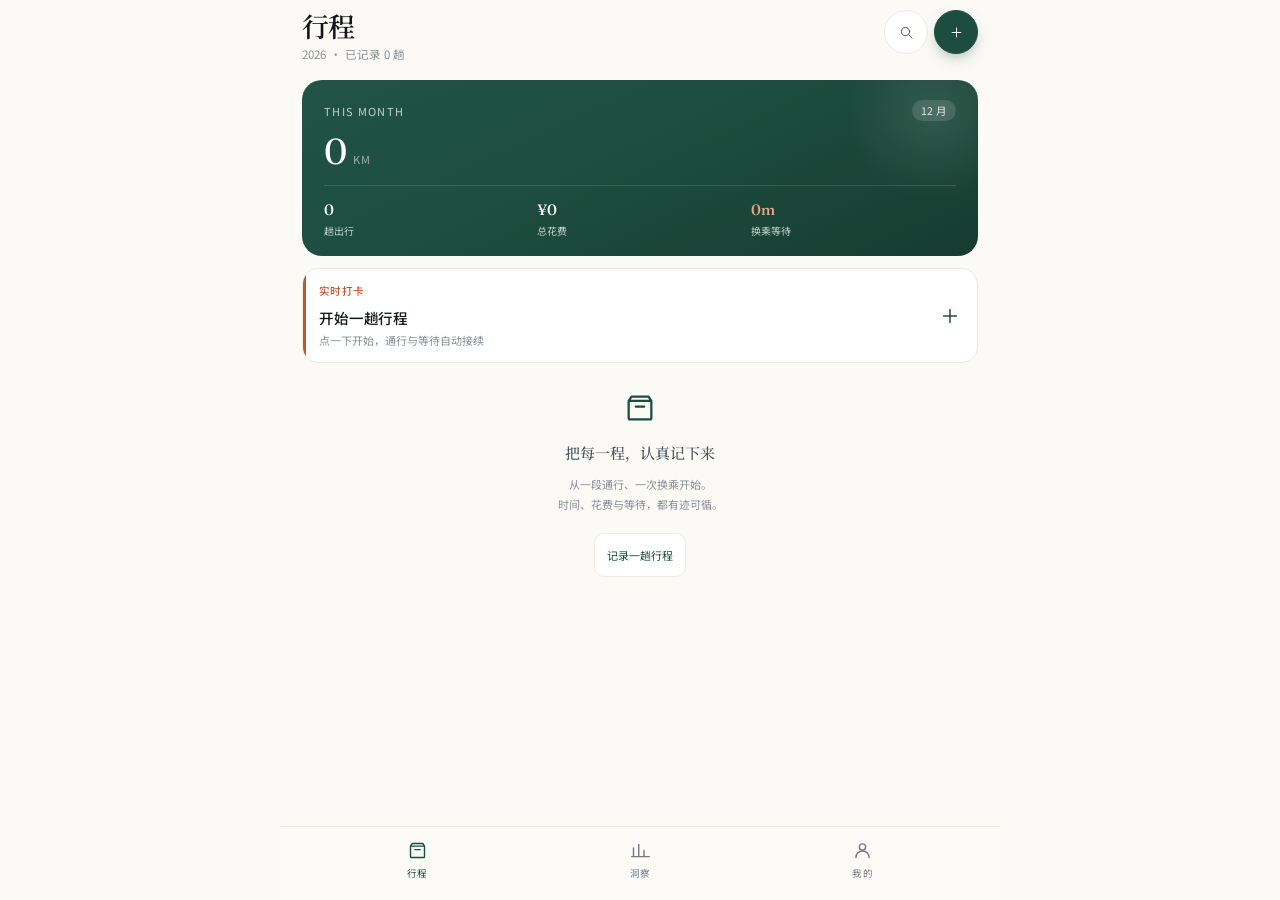
<file: app/src/main/assets/index.html>
<!doctype html><html lang="zh-CN"><head><meta charset="utf-8"><meta name="viewport" content="width=device-width,initial-scale=1,viewport-fit=cover"><meta http-equiv="Content-Security-Policy" content="default-src 'self'; script-src 'self'; style-src 'self' 'unsafe-inline'; img-src 'self' data:; font-src 'self'; connect-src 'none'; object-src 'none'; base-uri 'none'"><title>途迹 TripLog</title><link rel="stylesheet" href="fonts.css"><link rel="stylesheet" href="design-original.css"><link rel="stylesheet" href="style.css"></head><body><div id="app"></div><div id="toast" role="status"></div><script src="core.js"></script><script src="views.js"></script><script src="app.js"></script></body></html>
</file>
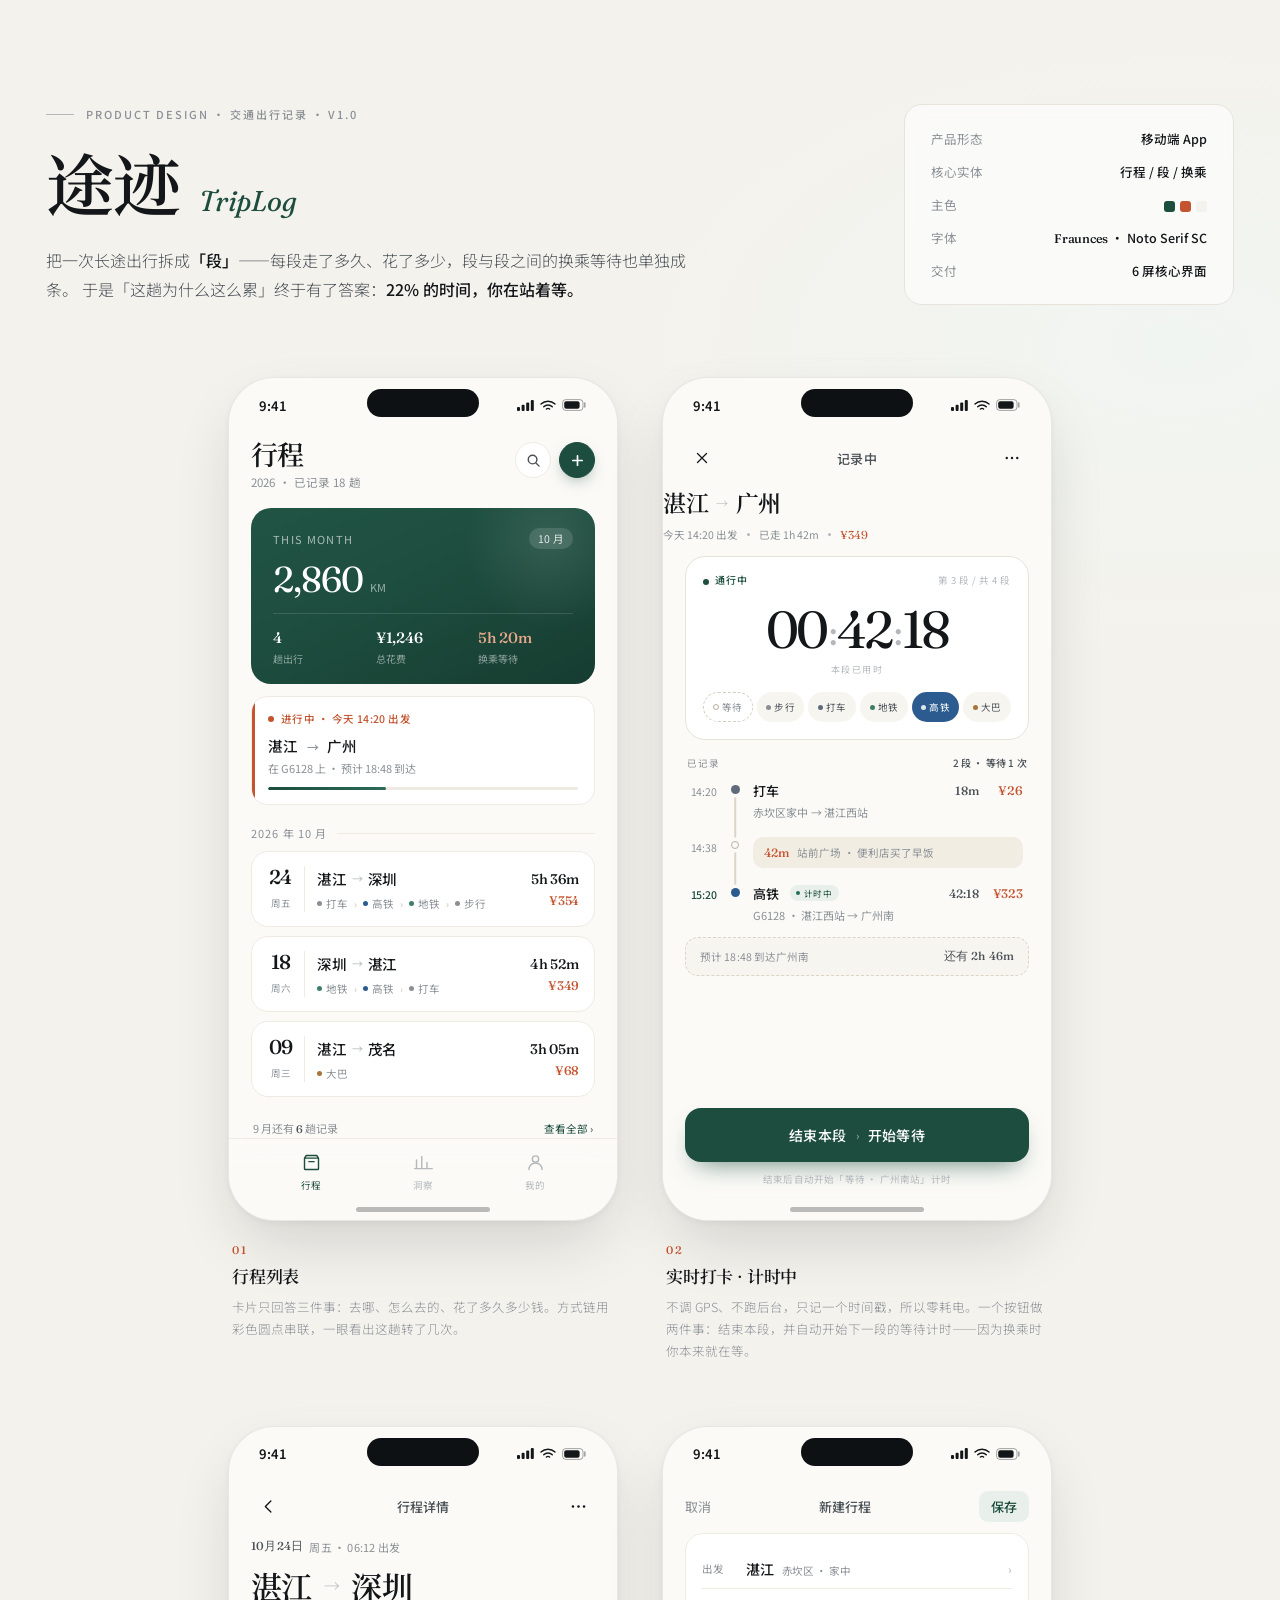
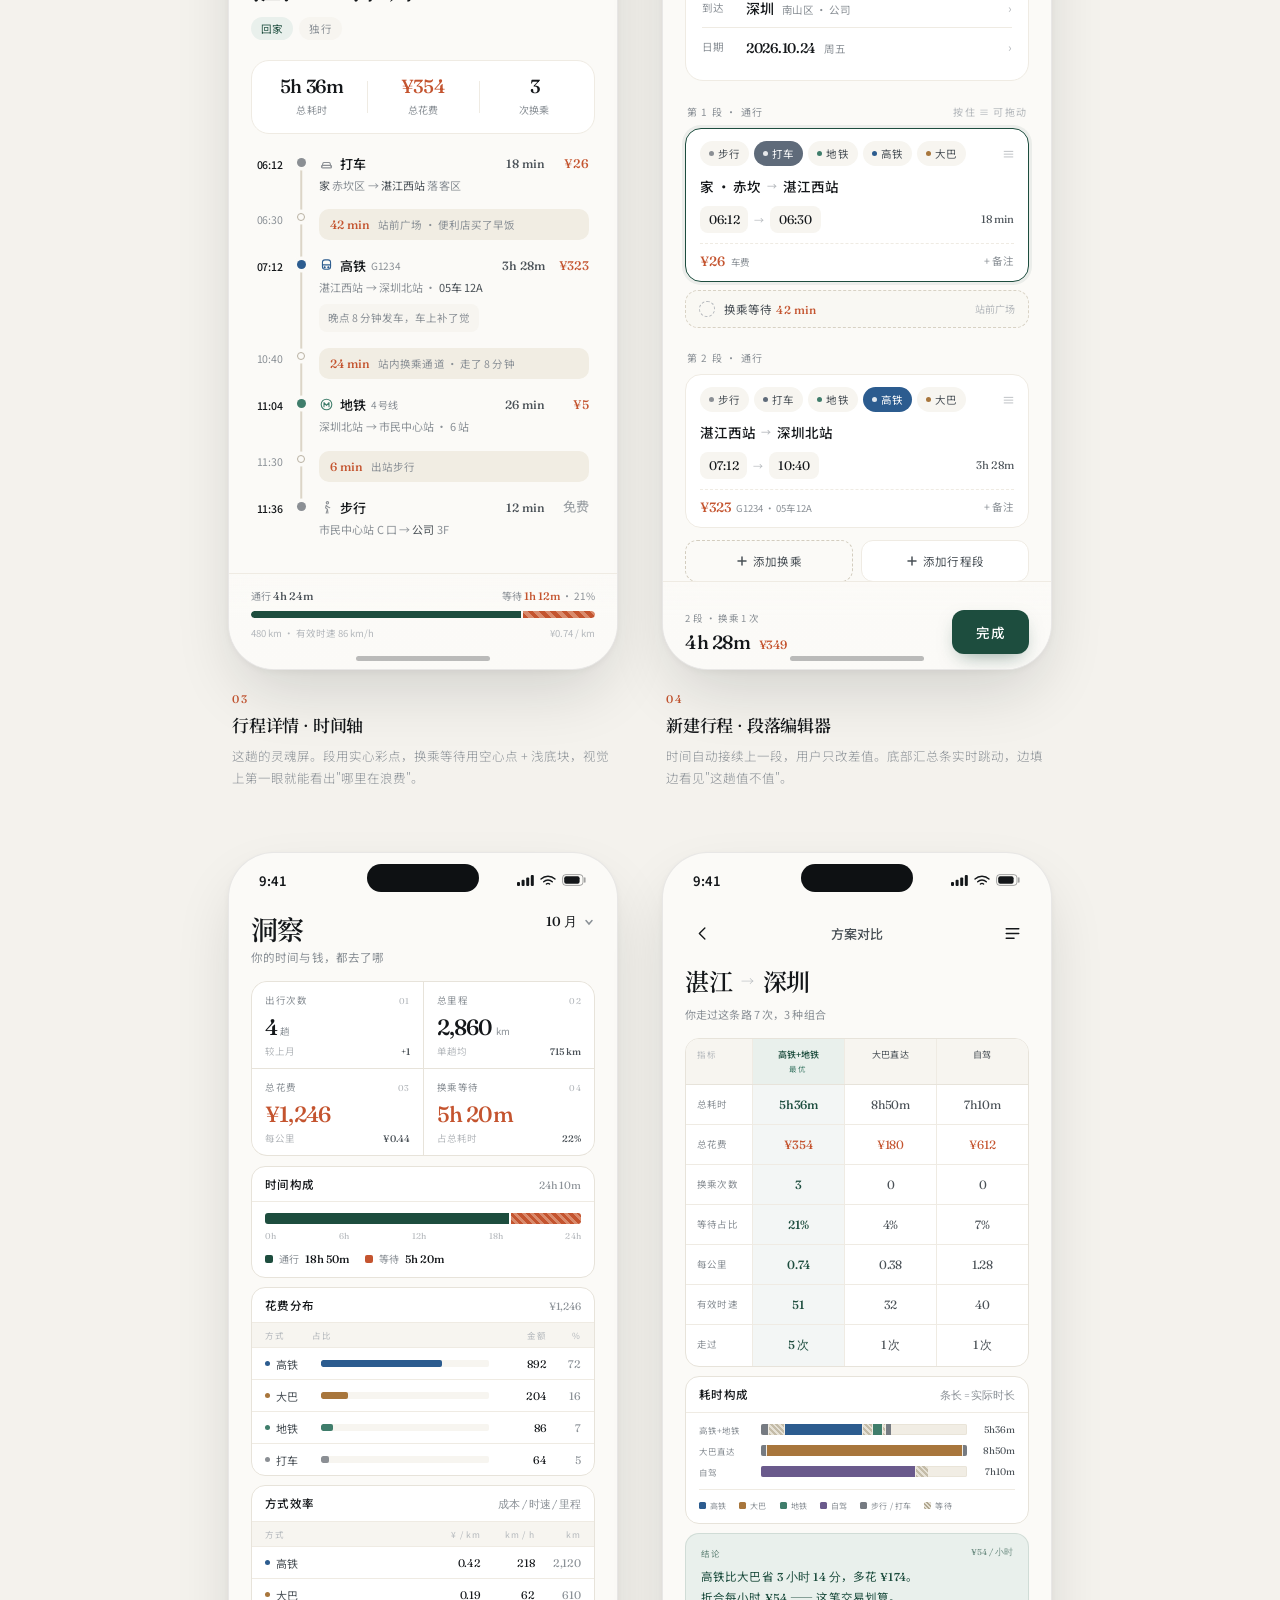
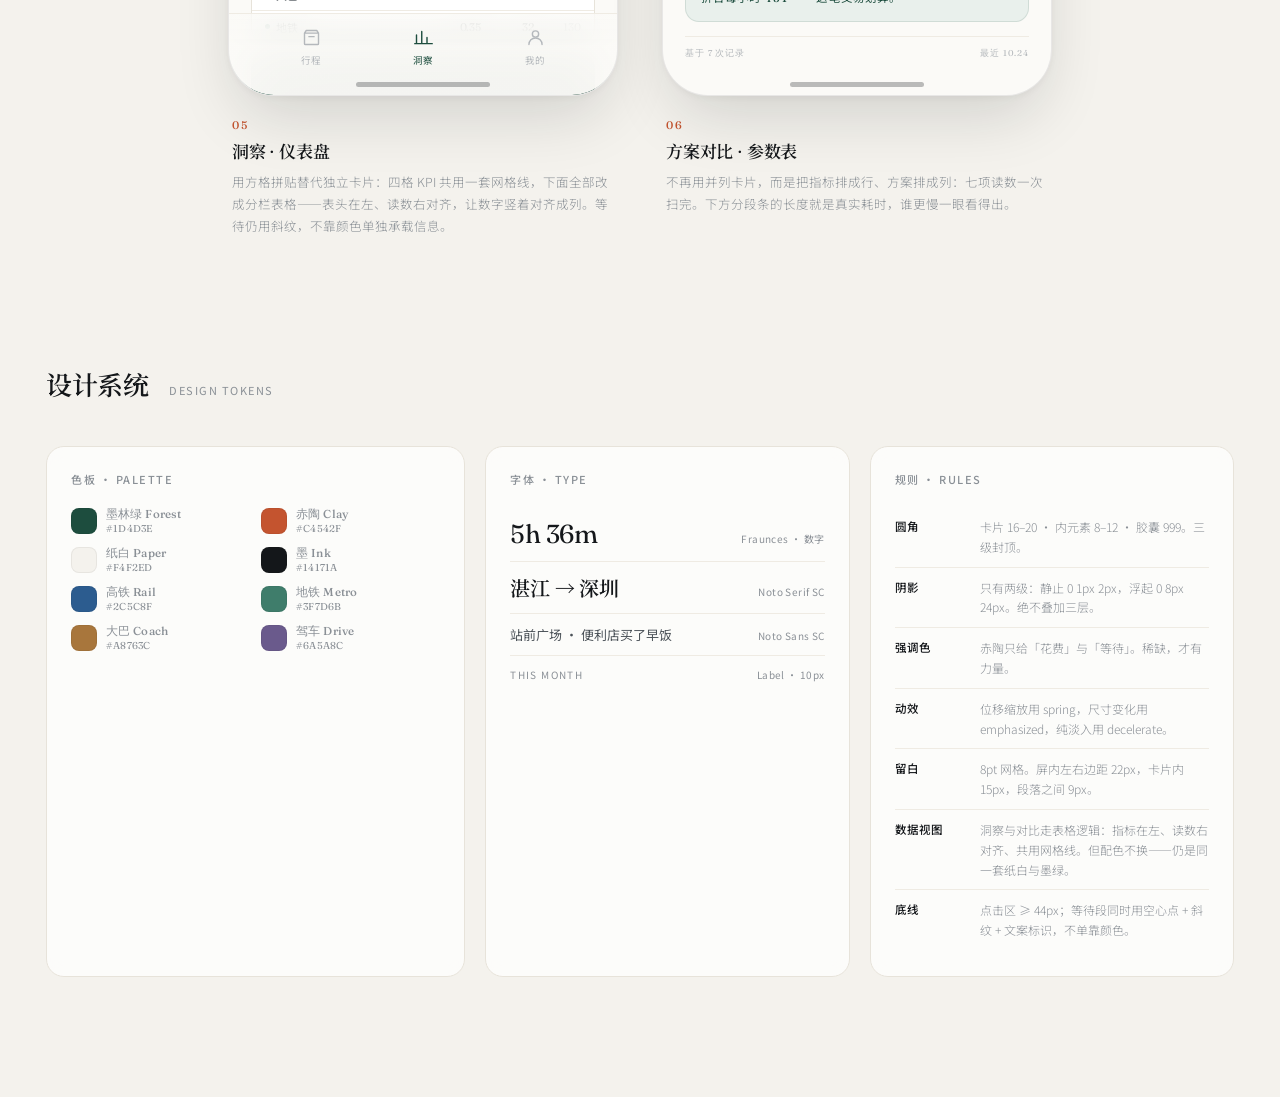
<file: docs/ui-design.html>
<!DOCTYPE html>
<html lang="zh-CN">
<head>
<meta charset="UTF-8">
<meta name="viewport" content="width=device-width, initial-scale=1">
<title>途迹 TripLog · UI 设计稿</title>
<link rel="preconnect" href="https://fonts.googleapis.com">
<link rel="preconnect" href="https://fonts.gstatic.com" crossorigin>
<link href="https://fonts.googleapis.com/css2?family=Fraunces:ital,opsz,wght@0,9..144,300..700;1,9..144,300..600&family=Noto+Sans+SC:wght@300;400;500;700&family=Noto+Serif+SC:wght@500;600;700&display=swap" rel="stylesheet">
<style>
:root{
  --paper:#F4F2ED;
  --surface:#FFFFFF;
  --screen:#FBFAF7;
  --surface-2:#F7F5F0;
  --ink:#14171A;
  --ink-2:#4A5157;
  --ink-3:#8A9096;
  --ink-4:#B4B8BC;
  --line:#E7E3DA;
  --line-2:#EFEBE3;
  --forest:#1D4D3E;
  --forest-2:#2A6B57;
  --forest-soft:#E9F0EC;
  --clay:#C4542F;
  --clay-soft:#FAEDE7;
  --gold:#B08A3E;
  --rail:#2C5C8F;
  --metro:#3F7D6B;
  --coach:#A8763C;
  --drive:#6A5A8C;
  --bus:#8E7A4A;
  --walk:#8B8F94;
  --font-num:'Fraunces',Georgia,'Times New Roman',serif;
  --font-body:'Noto Sans SC','Inter',system-ui,-apple-system,sans-serif;
  --font-title:'Noto Serif SC',Georgia,serif;
  --ease-standard:cubic-bezier(.2,0,0,1);
  --ease-spring:cubic-bezier(.34,1.56,.64,1);
  --ease-decel:cubic-bezier(0,0,.2,1);
}
*{box-sizing:border-box;margin:0;padding:0;-webkit-font-smoothing:antialiased}
body{
  font-family:var(--font-body);
  background:
    radial-gradient(1200px 600px at 12% -10%, #FBF9F4 0%, rgba(251,249,244,0) 70%),
    radial-gradient(900px 500px at 92% 8%, #F1F5F1 0%, rgba(241,245,241,0) 65%),
    var(--paper);
  color:var(--ink);
  min-height:100vh;
}
.wrap{max-width:1396px;margin:0 auto;padding:0 46px}

/* ============ HERO ============ */
.hero{padding-top:104px;padding-bottom:72px;display:grid;grid-template-columns:minmax(0,1fr) 330px;gap:88px;align-items:end}
.eyebrow{
  font-size:11px;letter-spacing:.18em;text-transform:uppercase;
  color:var(--ink-3);font-weight:500;margin-bottom:24px;
  display:flex;align-items:center;gap:12px;
}
.eyebrow::before{content:'';width:28px;height:1px;background:var(--ink-4)}
.hero-title{
  font-family:var(--font-title);font-size:clamp(44px,5.4vw,68px);
  font-weight:600;letter-spacing:-.02em;line-height:1.06;
  display:flex;align-items:baseline;gap:20px;flex-wrap:wrap;
}
.hero-title em{
  font-family:var(--font-num);font-style:italic;font-weight:400;
  font-size:.42em;letter-spacing:-.01em;color:var(--forest);
  padding-bottom:.12em;
}
.hero-desc{
  margin-top:26px;font-size:16px;line-height:1.85;color:var(--ink-2);
  max-width:660px;font-weight:300;
}
.hero-desc b{font-weight:500;color:var(--ink);font-style:normal}
.hero-card{
  border:1px solid var(--line);border-radius:18px;background:rgba(255,255,255,.6);
  padding:24px 26px;backdrop-filter:blur(8px);
}
.hero-card dl{display:grid;grid-template-columns:auto 1fr;gap:14px 18px;font-size:12.5px}
.hero-card dt{color:var(--ink-3);white-space:nowrap}
.hero-card dd{color:var(--ink);text-align:right;font-weight:500}
.hero-card dd .num{font-family:var(--font-num)}
.swatch-inline{display:inline-flex;gap:5px;vertical-align:middle}
.swatch-inline i{width:11px;height:11px;border-radius:3px;display:block}

/* ============ BOARDS ============ */
.boards{display:flex;flex-wrap:wrap;gap:64px 44px;justify-content:center;padding-bottom:120px}
.board{width:390px;flex:0 0 auto}

/* 手机外框 */
.phone{
  width:390px;height:844px;border-radius:46px;overflow:hidden;position:relative;
  background:var(--screen);
  border:1px solid rgba(20,23,26,.08);
  box-shadow:0 2px 6px rgba(20,23,26,.04),0 28px 64px -12px rgba(20,23,26,.16);
  transition:transform .4s var(--ease-standard),box-shadow .4s var(--ease-standard);
}
.board:hover .phone{transform:translateY(-4px);box-shadow:0 2px 6px rgba(20,23,26,.04),0 40px 80px -14px rgba(20,23,26,.22)}
.screen{position:absolute;inset:0;display:flex;flex-direction:column;overflow:hidden}
.notch{
  position:absolute;top:11px;left:50%;transform:translateX(-50%);
  width:112px;height:28px;background:#0E1113;border-radius:999px;z-index:30;
}
.status{
  height:54px;flex:0 0 54px;display:flex;align-items:center;justify-content:space-between;
  padding:0 30px;font-size:13px;font-weight:600;letter-spacing:-.01em;z-index:20;
}
.status__icons{display:flex;align-items:center;gap:6px;color:var(--ink)}
.status__icons svg{display:block}
.home-bar{
  position:absolute;bottom:8px;left:50%;transform:translateX(-50%);
  width:134px;height:5px;border-radius:999px;background:rgba(20,23,26,.28);z-index:40;
}

/* 滚动区 */
.scroll{flex:1;overflow-y:auto;overflow-x:hidden;padding:0 22px}
.scroll::-webkit-scrollbar{width:0}

/* 通用 */
.num{font-family:var(--font-num);font-variant-numeric:tabular-nums;letter-spacing:-.02em;font-weight:500}
.cap{margin-top:22px;padding:0 4px}
.cap-num{
  font-family:var(--font-num);font-size:11px;letter-spacing:.16em;
  color:var(--clay);font-weight:500;
}
.cap h3{
  font-family:var(--font-title);font-size:17px;font-weight:600;
  letter-spacing:-.01em;margin:6px 0 8px;
}
.cap p{font-size:12.5px;line-height:1.75;color:var(--ink-3);font-weight:300}

/* ============ 屏 1 首页 ============ */
.appbar{display:flex;align-items:flex-start;justify-content:space-between;padding:6px 0 18px}
.appbar h2{font-family:var(--font-title);font-size:27px;font-weight:600;letter-spacing:-.02em;line-height:1.15}
.appbar p{font-size:11.5px;color:var(--ink-3);margin-top:5px;letter-spacing:.01em}
.appbar-actions{display:flex;gap:8px;padding-top:4px}
.icon-btn{
  width:36px;height:36px;border-radius:999px;background:var(--surface);
  border:1px solid var(--line-2);display:grid;place-items:center;
  color:var(--ink-2);transition:all .2s var(--ease-standard);
}
.icon-btn:hover{background:var(--surface);border-color:var(--line);transform:translateY(-1px)}
.icon-btn--solid{
  background:var(--forest);border-color:var(--forest);color:#fff;
  box-shadow:0 6px 16px -6px rgba(29,77,62,.55);
}
.icon-btn--solid:hover{background:var(--forest);border-color:var(--forest);filter:brightness(1.1)}

.summary{
  background:linear-gradient(155deg,#215445 0%,#1D4D3E 45%,#163C30 100%);
  border-radius:20px;padding:20px 22px 18px;color:#fff;position:relative;overflow:hidden;
}
.summary::after{
  content:'';position:absolute;right:-46px;top:-56px;width:180px;height:180px;
  border-radius:50%;background:radial-gradient(circle,rgba(255,255,255,.10),rgba(255,255,255,0) 68%);
}
.summary-top{display:flex;align-items:center;justify-content:space-between;margin-bottom:12px}
.summary-top span:first-child{font-size:11px;letter-spacing:.12em;color:rgba(255,255,255,.62);text-transform:uppercase}
.month-pill{
  font-size:10.5px;padding:3px 9px;border-radius:999px;
  background:rgba(255,255,255,.13);color:rgba(255,255,255,.85);letter-spacing:.02em;
}
.summary-main{display:flex;align-items:baseline;gap:7px}
.summary-main b{font-family:var(--font-num);font-size:36px;font-weight:400;letter-spacing:-.03em;line-height:1}
.summary-main span{font-size:11px;color:rgba(255,255,255,.55);letter-spacing:.06em}
.summary-stats{
  display:grid;grid-template-columns:repeat(3,1fr);gap:8px;
  margin-top:16px;padding-top:14px;border-top:1px solid rgba(255,255,255,.13);
}
.summary-stats div{display:flex;flex-direction:column;gap:4px}
.summary-stats b{font-family:var(--font-num);font-size:15px;font-weight:500;letter-spacing:-.01em}
.summary-stats b.clay{color:#E8A88C}
.summary-stats span{font-size:10px;color:rgba(255,255,255,.5)}

.live{
  margin-top:12px;background:var(--surface);border-radius:16px;padding:14px 16px;
  border:1px solid var(--line-2);position:relative;overflow:hidden;
}
.live::before{content:'';position:absolute;left:0;top:0;bottom:0;width:3px;background:var(--clay)}
.live-head{display:flex;align-items:center;gap:7px;font-size:10.5px;color:var(--clay);font-weight:500;letter-spacing:.04em}
.pulse{width:6px;height:6px;border-radius:50%;background:var(--clay);box-shadow:0 0 0 0 rgba(196,84,47,.5);animation:pulse 2s infinite}
@keyframes pulse{70%{box-shadow:0 0 0 6px rgba(196,84,47,0)}100%{box-shadow:0 0 0 0 rgba(196,84,47,0)}}
.live-route{font-size:14.5px;font-weight:500;margin:9px 0 4px;letter-spacing:-.01em}
.live-route em{font-style:normal;color:var(--ink-3);margin:0 6px;font-size:12px}
.live-sub{font-size:11px;color:var(--ink-3)}
.progress{margin-top:11px;height:3px;border-radius:99px;background:var(--line-2);overflow:hidden}
.progress i{display:block;height:100%;width:38%;border-radius:99px;background:linear-gradient(90deg,var(--forest),var(--forest-2))}

.month-label{
  display:flex;align-items:center;gap:10px;
  font-size:11px;color:var(--ink-3);letter-spacing:.1em;padding:20px 0 10px;
}
.month-label::after{content:'';flex:1;height:1px;background:var(--line-2)}

.trip{
  background:var(--surface);border-radius:17px;padding:14px 15px;
  display:grid;grid-template-columns:38px 1fr auto;gap:12px;align-items:center;
  border:1px solid var(--line-2);margin-bottom:9px;
  transition:transform .2s var(--ease-standard),box-shadow .2s var(--ease-standard),border-color .2s;
  cursor:pointer;
}
.trip:hover{transform:translateY(-2px);box-shadow:0 8px 24px rgba(20,23,26,.07);border-color:transparent}
.trip:active{transform:scale(.985)}
.trip-date{text-align:center;border-right:1px solid var(--line-2);padding-right:10px}
.trip-date b{display:block;font-family:var(--font-num);font-size:20px;font-weight:500;letter-spacing:-.03em;line-height:1.1}
.trip-date span{font-size:9.5px;color:var(--ink-3)}
.trip-route{font-size:14.5px;font-weight:500;letter-spacing:-.01em;display:flex;align-items:center;gap:5px}
.trip-route em{font-style:normal;color:var(--ink-4);font-size:11px;font-weight:400}
.chain{display:flex;align-items:center;gap:5px;margin-top:7px;flex-wrap:wrap}
.chain i{width:5px;height:5px;border-radius:50%;background:var(--c);display:block;flex:0 0 auto}
.chain span{font-size:10.5px;color:var(--ink-3);display:flex;align-items:center;gap:4px}
.chain em{font-style:normal;color:#C6C0B4;font-size:10px;margin:0 1px}
.trip-meta{text-align:right;display:flex;flex-direction:column;gap:5px;align-items:flex-end}
.trip-meta b{font-family:var(--font-num);font-size:14px;font-weight:500;letter-spacing:-.01em}
.trip-meta .cost{font-size:12.5px;color:var(--clay)}
.trip-meta .free{font-size:11px;color:var(--ink-3)}
.earlier{display:flex;align-items:center;justify-content:space-between;padding:14px 2px 4px;font-size:11px;color:var(--ink-3)}
.earlier b{font-family:var(--font-num);color:var(--ink-2);font-weight:500}
.earlier-go{color:var(--forest);font-size:10.5px}

/* Tab bar */
.tabbar{
  position:absolute;left:0;right:0;bottom:0;height:82px;z-index:25;
  display:flex;align-items:flex-start;padding:11px 26px 0;
  background:linear-gradient(180deg,rgba(251,250,247,.7),rgba(251,250,247,.97) 40%);
  backdrop-filter:blur(18px);border-top:1px solid var(--line-2);
}
.tab{
  flex:1;display:flex;flex-direction:column;align-items:center;gap:5px;
  font-size:9.5px;color:var(--ink-4);letter-spacing:.02em;padding-top:2px;
}
.tab.on{color:var(--forest)}
.tab svg{width:21px;height:21px}
.fab{
  position:absolute;right:22px;bottom:98px;width:54px;height:54px;border-radius:50%;
  background:var(--forest);display:grid;place-items:center;z-index:26;
  box-shadow:0 10px 24px -6px rgba(29,77,62,.5);
  transition:transform .25s var(--ease-spring),box-shadow .25s;
}
.fab:hover{transform:translateY(-2px) scale(1.04);box-shadow:0 14px 30px -6px rgba(29,77,62,.55)}

/* ============ 屏 2 详情 ============ */
.navbar{
  height:52px;flex:0 0 52px;display:flex;align-items:center;justify-content:space-between;
  padding:0 22px;
}
.nav-btn{width:34px;height:34px;display:grid;place-items:center;color:var(--ink);border-radius:50%}
.nav-title{font-size:13px;font-weight:500;color:var(--ink-2);letter-spacing:.01em}

.detail-head{padding:6px 22px 20px}
.detail-date{font-size:11px;color:var(--ink-3);letter-spacing:.02em;display:flex;align-items:center;gap:6px}
.detail-date b{font-family:var(--font-num);font-weight:500;color:var(--ink-2);font-size:11.5px}
.detail-od{
  font-family:var(--font-title);font-size:31px;font-weight:600;letter-spacing:-.02em;
  margin-top:12px;display:flex;align-items:center;gap:12px;line-height:1.2;
}
.detail-od em{font-style:normal;color:var(--ink-4);font-size:16px;font-weight:400}
.detail-tags{display:flex;gap:6px;margin-top:13px}
.detail-tags span{
  font-size:10.5px;padding:4px 10px;border-radius:999px;
  background:var(--forest-soft);color:var(--forest);letter-spacing:.02em;
}
.detail-tags span.ghost{background:var(--surface-2);color:var(--ink-3)}

.metrics{
  display:grid;grid-template-columns:repeat(3,1fr);margin:0 22px 20px;
  background:var(--surface);border:1px solid var(--line-2);border-radius:18px;padding:16px 4px;
}
.metrics div{display:flex;flex-direction:column;align-items:center;gap:6px;position:relative}
.metrics div+div::before{content:'';position:absolute;left:0;top:4px;bottom:4px;width:1px;background:var(--line-2)}
.metrics b{font-family:var(--font-num);font-size:19px;font-weight:500;letter-spacing:-.02em;line-height:1}
.metrics b.clay{color:var(--clay)}
.metrics span{font-size:10px;color:var(--ink-3);letter-spacing:.02em}

/* 时间轴 */
.timeline{padding:0 6px 0 0}
.row{display:grid;grid-template-columns:40px 20px 1fr;align-items:stretch}
.row .t{
  font-size:10.5px;color:var(--ink-3);padding-top:3px;text-align:right;padding-right:8px;
  font-variant-numeric:tabular-nums;letter-spacing:-.01em;
}
.row .t.now{color:var(--ink);font-weight:500}
.rail{position:relative;display:flex;justify-content:center}
.rail::before{
  content:'';position:absolute;left:50%;top:0;bottom:0;width:1.5px;
  background:#DCD5C7;transform:translateX(-50%);
}
.row.first .rail::before{top:9px}
.row.last .rail::before{bottom:calc(100% - 9px)}
.dot{
  position:relative;z-index:2;width:9px;height:9px;border-radius:50%;
  background:var(--c);margin-top:4px;box-shadow:0 0 0 3.5px var(--screen);
}
.dot.wait{width:8px;height:8px;background:var(--screen);border:1.6px solid #B9B2A3;box-shadow:0 0 0 3.5px var(--screen)}
.body{padding:0 0 16px 8px}
.body.end{padding-bottom:0}
.lhead{display:flex;align-items:center;gap:6px;font-size:13px;font-weight:500;letter-spacing:-.01em}
.lhead .ico{width:15px;height:15px;color:var(--c);display:grid;place-items:center}
.lhead .ico svg{width:15px;height:15px}
.lhead .dur{font-family:var(--font-num);font-size:12px;color:var(--ink-2);margin-left:auto;letter-spacing:0}
.lhead .price{font-family:var(--font-num);font-size:12.5px;color:var(--clay);min-width:38px;text-align:right;letter-spacing:-.01em}
.lsub{font-size:11px;color:var(--ink-3);margin-top:4px;line-height:1.5;letter-spacing:.01em}
.lsub b{color:var(--ink-2);font-weight:400}
.lnote{
  margin-top:8px;font-size:10.5px;color:var(--ink-3);background:var(--surface-2);
  padding:6px 9px;border-radius:8px;line-height:1.55;display:inline-block;
}
.waitbox{
  background:#F1EDE3;border-radius:10px;padding:8px 11px;
  display:flex;align-items:center;gap:8px;
}
.waitbox .wt{font-family:var(--font-num);font-size:12px;color:var(--clay);font-weight:500}
.waitbox .wl{font-size:10.5px;color:var(--ink-3);letter-spacing:.01em}

.compose{
  position:absolute;left:0;right:0;bottom:0;height:96px;z-index:20;
  padding:14px 22px 0;
  background:linear-gradient(180deg,rgba(251,250,247,.55),rgba(251,250,247,.98) 45%);
  backdrop-filter:blur(16px);border-top:1px solid var(--line-2);
}
.compose-labels{display:flex;justify-content:space-between;font-size:10px;color:var(--ink-3);margin-bottom:8px}
.compose-labels b{font-family:var(--font-num);font-weight:500;color:var(--ink-2);font-size:11px}
.compose-labels .w b{color:var(--clay)}
.compose-track{height:7px;border-radius:99px;overflow:hidden;display:flex;gap:2px}
.compose-track i{height:100%;display:block}
.seg-move{background:var(--forest);border-radius:99px 3px 3px 99px;width:79%}
.seg-wait{background:repeating-linear-gradient(45deg,var(--clay) 0 4px,#D98A6C 4px 8px);border-radius:3px 99px 99px 3px;width:21%}
.compose-foot{display:flex;justify-content:space-between;font-size:9.5px;color:var(--ink-4);margin-top:8px}

/* ============ 屏 3 实时打卡 ============ */
@keyframes pulse-forest{
  0%{box-shadow:0 0 0 0 rgba(29,77,62,.45)}
  70%{box-shadow:0 0 0 7px rgba(29,77,62,0)}
  100%{box-shadow:0 0 0 0 rgba(29,77,62,0)}
}
.rec-head{padding:2px 0 14px}
.rec-od{font-family:var(--font-title);font-size:23px;font-weight:600;letter-spacing:-.02em;display:flex;align-items:center;gap:8px}
.rec-od em{font-style:normal;color:var(--ink-4);font-size:12px}
.rec-meta{display:flex;align-items:center;gap:9px;font-size:10.5px;color:var(--ink-3);margin-top:8px}
.rec-meta i{width:3px;height:3px;border-radius:50%;background:var(--ink-4);display:block;flex:0 0 3px}
.rec-meta .cost{font-family:var(--font-num);color:var(--clay);font-size:11.5px;letter-spacing:-.01em}

/* 计时卡 */
.rec-card{
  background:var(--surface);border:1px solid var(--line);border-radius:20px;
  padding:15px 17px 17px;margin-bottom:15px;
}
.rec-status{display:flex;align-items:center;justify-content:space-between}
.rec-state{
  display:flex;align-items:center;gap:6px;
  font-size:10px;font-weight:500;letter-spacing:.1em;color:var(--forest);
}
.rec-state .dot{width:6px;height:6px;border-radius:50%;background:var(--forest);animation:pulse-forest 2.4s infinite}
.rec-seq{font-size:9.5px;color:var(--ink-4);letter-spacing:.06em}

.rec-timer{
  font-family:var(--font-num);font-size:52px;font-weight:400;line-height:1;
  letter-spacing:-.045em;text-align:center;padding:16px 0 8px;
  font-variant-numeric:tabular-nums;
}
.rec-timer .c{color:var(--ink-4);font-size:36px;padding:0 2px;position:relative;top:-3px}
.rec-timer-label{
  text-align:center;font-size:9px;letter-spacing:.16em;color:var(--ink-4);
  margin-bottom:16px;text-transform:uppercase;
}

/* 本段类型：等待 + 五种交通方式 */
.rec-modes{display:flex;gap:4px}
.rec-modes .mchip{flex:1;justify-content:center;padding:7px 0;font-size:9.5px;gap:3px}
.rec-modes .mchip.wait{
  background:transparent;border:1px dashed #D5CEBE;color:var(--ink-3);
}
.rec-modes .mchip.wait i{background:var(--screen);border:1.4px solid #B9B2A3;width:6px;height:6px}

.rec-log-h{
  display:flex;align-items:baseline;justify-content:space-between;
  padding:0 2px 11px;font-size:9.5px;letter-spacing:.09em;color:var(--ink-3);
}
.rec-log-h b{font-weight:500;letter-spacing:.02em;color:var(--ink-2);font-size:10px}

/* 正在计的这一段 */
.row.now .t{color:var(--forest);font-weight:500}
.row.now .lhead{color:var(--ink)}
.live-tag{
  display:inline-flex;align-items:center;gap:4px;margin-left:5px;
  font-size:8.5px;letter-spacing:.08em;color:var(--forest);
  background:var(--forest-soft);border-radius:99px;padding:2px 6px;
  font-family:var(--font-body);font-weight:400;
}
.live-tag i{width:4px;height:4px;border-radius:50%;background:var(--forest-2);display:block;animation:pulse-forest 2.4s infinite}

/* 底部固定操作 */
.rec-bottom{
  position:absolute;left:0;right:0;bottom:0;padding:18px 22px 34px;z-index:20;
  background:linear-gradient(180deg,rgba(251,250,247,0),var(--screen) 28%);
}
.rec-stop{
  height:54px;border-radius:16px;background:var(--forest);color:#fff;
  display:flex;align-items:center;justify-content:center;gap:9px;
  font-size:14px;font-weight:500;letter-spacing:.03em;
  box-shadow:0 12px 26px -12px rgba(29,77,62,.7);
}
.rec-stop .arr{opacity:.5;font-size:11px;letter-spacing:0}
.rec-hint{text-align:center;font-size:9.5px;color:var(--ink-4);margin-top:10px;letter-spacing:.02em}

/* 预计到达 */
.rec-eta{
  margin-top:14px;padding:11px 14px;border-radius:13px;
  background:var(--surface-2);border:1px dashed #DCD5C7;
  display:flex;align-items:center;justify-content:space-between;gap:8px;
  font-size:10.5px;color:var(--ink-3);letter-spacing:.01em;
}
.rec-eta b{font-family:var(--font-num);font-size:11.5px;color:var(--ink-2);font-weight:500;white-space:nowrap}

/* ============ 屏 4 新建 ============ */
.nav-save{font-size:13px;font-weight:500;color:var(--forest);padding:6px 12px;border-radius:9px;background:var(--forest-soft)}
.nav-cancel{font-size:13px;color:var(--ink-3)}

.base-card{
  background:var(--surface);border:1px solid var(--line-2);border-radius:18px;
  padding:16px 16px 14px;margin-bottom:9px;
}
.field{display:flex;align-items:center;gap:10px;padding:9px 0}
.field+.field{border-top:1px solid var(--line-2)}
.field-label{font-size:10.5px;color:var(--ink-3);width:34px;flex:0 0 34px}
.field-val{font-size:14px;font-weight:500;letter-spacing:-.01em;flex:1}
.field-val small{font-size:10.5px;color:var(--ink-3);font-weight:400;margin-left:5px}
.field-ic{color:var(--ink-4);font-size:12px}

.sec-label{
  font-size:10px;letter-spacing:.12em;color:var(--ink-3);text-transform:uppercase;
  padding:14px 2px 9px;display:flex;align-items:center;justify-content:space-between;
}
.sec-label span{color:var(--ink-4)}

.legcard{
  background:var(--surface);border:1px solid var(--line-2);border-radius:16px;
  padding:12px 14px;margin-bottom:8px;position:relative;
}
.legcard.is-active{border-color:var(--forest);box-shadow:0 0 0 3px rgba(29,77,62,.07)}
.leghead{display:flex;align-items:center;gap:8px;margin-bottom:10px}
.mode-chips{display:flex;gap:5px;flex-wrap:nowrap;overflow:hidden}
.mchip{
  display:flex;align-items:center;gap:4px;font-size:10.5px;padding:5px 9px;border-radius:99px;
  background:var(--surface-2);color:var(--ink-2);white-space:nowrap;letter-spacing:.01em;
}
.mchip i{width:5px;height:5px;border-radius:50%;background:var(--c);display:block}
.mchip.on{background:var(--c);color:#fff}
.mchip.on i{background:rgba(255,255,255,.85)}
.grab{margin-left:auto;color:var(--ink-4);font-size:13px;letter-spacing:-1px;padding-left:6px}
.legroute{font-size:13.5px;font-weight:500;letter-spacing:-.01em;display:flex;align-items:center;gap:6px;margin-bottom:10px}
.legroute em{font-style:normal;color:var(--ink-4);font-size:10px}
.timerow{display:flex;align-items:center;gap:6px}
.tbox{
  font-family:var(--font-num);font-size:12.5px;font-variant-numeric:tabular-nums;
  background:var(--surface-2);border-radius:8px;padding:6px 9px;letter-spacing:-.01em;
}
.tarrow{color:var(--ink-4);font-size:10px}
.durpill{font-family:var(--font-num);font-size:11px;color:var(--ink-2);margin-left:auto;letter-spacing:0}
.legfoot{display:flex;align-items:center;gap:10px;margin-top:10px;padding-top:9px;border-top:1px dashed var(--line-2)}
.costbox{font-family:var(--font-num);font-size:13.5px;color:var(--clay);font-weight:500;letter-spacing:-.01em}
.costbox small{font-size:9.5px;color:var(--ink-3);font-family:var(--font-body);margin-left:6px;font-weight:400}
.noteadd{font-size:10.5px;color:var(--ink-3);margin-left:auto;display:flex;align-items:center;gap:3px}

.tcard{
  border:1px dashed #D8D2C4;border-radius:13px;background:rgba(247,245,240,.5);
  padding:10px 13px;margin-bottom:8px;
  display:flex;align-items:center;gap:9px;
}
.tcard-ic{width:16px;height:16px;border-radius:50%;border:1.3px dashed var(--ink-4);display:grid;place-items:center;flex:0 0 16px}
.tcard-t{font-size:11.5px;color:var(--ink-2);letter-spacing:.01em}
.tcard-t b{font-family:var(--font-num);color:var(--clay);font-weight:500;margin-left:4px}
.tcard-s{font-size:10px;color:var(--ink-4);margin-left:auto}

.addrow{display:flex;gap:8px;margin-top:12px;margin-bottom:14px}
.addbtn{
  flex:1;height:42px;border-radius:12px;border:1px dashed #D3CDBF;background:transparent;
  display:flex;align-items:center;justify-content:center;gap:5px;
  font-size:11.5px;color:var(--ink-2);letter-spacing:.01em;
  transition:all .2s var(--ease-standard);
}
.addbtn:hover{background:var(--surface);border-color:var(--forest);color:var(--forest)}
.addbtn.solid{background:var(--surface);border-style:solid;border-color:var(--line-2)}

.livebar{
  position:absolute;left:0;right:0;bottom:0;height:88px;z-index:20;
  background:linear-gradient(180deg,rgba(251,250,247,.6),rgba(251,250,247,.98) 40%);
  backdrop-filter:blur(16px);border-top:1px solid var(--line-2);
  padding:14px 22px 0;display:flex;align-items:center;justify-content:space-between;
}
.livebar-main{display:flex;flex-direction:column;gap:5px}
.livebar-main .k{font-size:9.5px;color:var(--ink-3);letter-spacing:.04em}
.livebar-main .v{font-family:var(--font-num);font-size:19px;font-weight:500;letter-spacing:-.02em;display:flex;align-items:baseline;gap:8px}
.livebar-main .v i{font-size:12px;color:var(--clay);font-style:normal}
.done-btn{
  height:44px;padding:0 24px;border-radius:12px;background:var(--forest);color:#fff;
  font-size:13.5px;font-weight:500;letter-spacing:.02em;display:grid;place-items:center;
  box-shadow:0 8px 20px -8px rgba(29,77,62,.55);
}

/* ============ 屏 4 洞察 ============ */
.month-switch{display:flex;align-items:center;gap:6px;font-family:var(--font-num);font-size:13px;font-weight:500;color:var(--ink)}
.month-switch svg{width:12px;height:12px;color:var(--ink-3)}

/* KPI 方格：共用 1px 网格线拼贴，不做独立卡片 */
.dash-grid{
  display:grid;grid-template-columns:1fr 1fr;gap:1px;
  background:var(--line);border:1px solid var(--line);
  border-radius:16px;overflow:hidden;margin-bottom:10px;
}
.dash-cell{background:var(--surface);padding:11px 13px 10px}
.dash-cell .k{
  display:flex;align-items:baseline;justify-content:space-between;
  font-size:9.5px;color:var(--ink-3);letter-spacing:.07em;margin-bottom:9px;
}
.dash-cell .k em{
  font-family:var(--font-num);font-style:normal;
  font-size:8.5px;color:var(--ink-4);letter-spacing:.05em;
}
.dash-cell .v{
  font-family:var(--font-num);font-size:22px;font-weight:500;
  letter-spacing:-.035em;line-height:1;display:flex;align-items:baseline;gap:3px;
}
.dash-cell .v i{
  font-family:var(--font-body);font-style:normal;font-size:9.5px;
  color:var(--ink-3);letter-spacing:.02em;font-weight:400;
}
.dash-cell .v.clay{color:var(--clay)}
.dash-cell .d{
  font-size:9.5px;color:var(--ink-4);margin-top:6px;letter-spacing:.01em;
  display:flex;align-items:baseline;justify-content:space-between;gap:6px;
}
.dash-cell .d b{font-family:var(--font-num);font-weight:500;color:var(--ink-2);letter-spacing:0}

/* 面板：标题条 + 表格体 */
.panel{border:1px solid var(--line);border-radius:14px;background:var(--surface);margin-bottom:9px;overflow:hidden}
.panel-h{display:flex;align-items:baseline;justify-content:space-between;padding:9px 13px;border-bottom:1px solid var(--line-2)}
.panel-h h4{font-size:11.5px;font-weight:500;letter-spacing:.03em}
.panel-h span{font-family:var(--font-num);font-size:10.5px;color:var(--ink-3);letter-spacing:-.01em}
.panel-b{padding:11px 13px}

.thead{
  display:grid;align-items:center;padding:6px 13px;
  background:var(--surface-2);border-bottom:1px solid var(--line-2);
  font-size:8.5px;letter-spacing:.1em;color:var(--ink-4);
}
.thead div:not(:first-child){text-align:right}
.trow{
  display:grid;align-items:center;padding:7.5px 13px;
  border-bottom:1px solid var(--line-2);
}
.trow:last-child{border-bottom:none}
.trow .nm{font-size:11px;color:var(--ink-2);display:flex;align-items:center;gap:6px}
.trow .nm i{width:5px;height:5px;border-radius:50%;background:var(--c);display:block;flex:0 0 5px}
.trow .m{font-family:var(--font-num);font-size:11px;color:var(--ink);text-align:right;letter-spacing:-.015em}
.trow .m.dim{color:var(--ink-3)}
.trow .m.clay{color:var(--clay)}

.bigbar{height:11px;border-radius:3px;overflow:hidden;display:flex;gap:2px}
.bigbar i{display:block;height:100%}
.bigbar .a{background:var(--forest);flex:1}
.bigbar .b{background:repeating-linear-gradient(45deg,var(--clay) 0 3px,#D98A6C 3px 6px);width:22%}
.axis{
  display:flex;justify-content:space-between;margin-top:7px;
  font-family:var(--font-num);font-size:8.5px;color:var(--ink-4);letter-spacing:.02em;
}
.legend{display:flex;gap:16px;margin-top:10px}
.legend div{display:flex;align-items:center;gap:6px;font-size:10px;color:var(--ink-3)}
.legend i{width:8px;height:8px;border-radius:2px;display:block}
.legend b{font-family:var(--font-num);color:var(--ink);font-weight:500;font-size:11px}

/* 花费分布：方式 / 条 / 金额 / 占比 */
.spend .trow,.spend .thead{grid-template-columns:46px 1fr 48px 34px}
.spend .thead div:nth-child(2){text-align:left;padding-left:1px}
.spend .trow .bar{height:7px;border-radius:2px;background:var(--surface-2);overflow:hidden;margin:0 10px}
.spend .trow .bar i{display:block;height:100%;border-radius:2px;background:var(--c)}

/* 方式效率：三列读数 */
.eff .trow,.eff .thead{grid-template-columns:1fr 60px 54px 46px}

.insight{
  background:linear-gradient(150deg,#215445,#173F33);border-radius:16px;
  padding:16px 17px;color:#fff;margin-bottom:12px;position:relative;overflow:hidden;
}
.insight::after{
  content:'';position:absolute;right:-30px;bottom:-40px;width:120px;height:120px;
  border-radius:50%;border:1px solid rgba(255,255,255,.12);
}
.insight .tag{font-size:9.5px;letter-spacing:.14em;color:rgba(255,255,255,.5);text-transform:uppercase;margin-bottom:9px}
.insight p{font-size:12.5px;line-height:1.75;color:rgba(255,255,255,.94)}
.insight p b{color:#E8A88C;font-family:var(--font-num);font-weight:500;font-size:13.5px}

/* ============ 屏 5 对比 · 参数表 ============ */
.cmp-head{padding:4px 22px 16px}
.cmp-od{font-family:var(--font-title);font-size:24px;font-weight:600;letter-spacing:-.02em;display:flex;align-items:center;gap:9px}
.cmp-od em{font-style:normal;color:var(--ink-4);font-size:13px}
.cmp-sub{font-size:11px;color:var(--ink-3);margin-top:8px;letter-spacing:.01em}

/* 指标在行，方案在列 */
.ctbl{border:1px solid var(--line);border-radius:14px;background:var(--surface);overflow:hidden;margin-bottom:9px}
.ctbl-h{display:grid;grid-template-columns:66px repeat(3,1fr);background:var(--surface-2);border-bottom:1px solid var(--line)}
.ctbl-h>div{
  padding:10px 3px;font-size:9px;color:var(--ink-2);text-align:center;line-height:1.3;
  border-left:1px solid var(--line-2);letter-spacing:.01em;
}
.ctbl-h>div:first-child{border-left:none;text-align:left;padding-left:11px;font-size:8.5px;letter-spacing:.1em;color:var(--ink-4)}
.ctbl-h .pick{background:var(--forest-soft);color:var(--forest);font-weight:500}
.ctbl-h .pick b{display:block;font-size:7.5px;letter-spacing:.14em;font-weight:400;color:var(--forest-2);margin-top:3px;opacity:.85}
.ctbl-r{display:grid;grid-template-columns:66px repeat(3,1fr);border-bottom:1px solid var(--line-2)}
.ctbl-r:last-child{border-bottom:none}
.ctbl-r>div{
  padding:12px 3px;text-align:center;font-family:var(--font-num);
  font-size:12px;color:var(--ink-2);letter-spacing:-.015em;
  border-left:1px solid var(--line-2);
}
.ctbl-r>div:first-child{
  border-left:none;text-align:left;padding-left:11px;
  font-family:var(--font-body);font-size:9.5px;color:var(--ink-3);letter-spacing:.02em;
}
.ctbl-r .pick{background:rgba(29,77,62,.05);color:var(--forest);font-weight:500}
.ctbl-r .clay{color:var(--clay)}
.ctbl-r .pick.clay{color:var(--clay)}

/* 耗时构成：轨道 + 分段条，条长即时长 */
.chainlist{padding:11px 13px 12px}
.chainlist .row{
  display:grid;grid-template-columns:54px 1fr 40px;gap:8px;align-items:center;
  margin-bottom:9px;
}
.chainlist .row:last-child{margin-bottom:0}
.chainlist .nm{font-size:8.5px;color:var(--ink-3);letter-spacing:.01em;white-space:nowrap}
.chainlist .track{height:11px;background:#F1EDE4;border-radius:2px;overflow:hidden;box-shadow:inset 0 0 0 1px #E9E4D8}
.chainlist .segs{display:flex;gap:1px;height:100%}
.chainlist .segs i{display:block;height:100%}
.chainlist .dur{font-family:var(--font-num);font-size:9.5px;color:var(--ink-2);text-align:right;letter-spacing:-.01em}
.chainlist .wait{background:repeating-linear-gradient(45deg,#C4BCA8 0 2px,#E6E1D5 2px 4px)}
.chain-key{
  display:flex;flex-wrap:wrap;gap:6px 13px;
  margin-top:11px;padding-top:10px;border-top:1px solid var(--line-2);
}
.chain-key span{display:flex;align-items:center;gap:4px;font-size:8px;color:var(--ink-3);letter-spacing:.02em}
.chain-key i{width:7px;height:7px;border-radius:1.5px;display:block;flex:0 0 7px}
.chain-key i.wait{background:repeating-linear-gradient(45deg,#AFA68F 0 1.5px,#E6E1D5 1.5px 3px)}

.verdict{
  margin:0 0 2px;padding:13px 15px;border-radius:14px;
  background:var(--forest-soft);border:1px solid rgba(29,77,62,.12);
}
.verdict .vt{
  font-size:8.5px;letter-spacing:.16em;color:var(--forest);text-transform:uppercase;
  margin-bottom:8px;opacity:.65;display:flex;justify-content:space-between;
}
.verdict .vt b{font-family:var(--font-num);letter-spacing:0;font-weight:500;opacity:.9}
.verdict p{font-size:11.5px;line-height:1.72;color:var(--forest);letter-spacing:.01em}
.verdict p b{font-family:var(--font-num);font-weight:500}
.cmp-foot{
  margin-top:14px;padding-top:11px;border-top:1px solid var(--line-2);display:flex;justify-content:space-between;
  font-size:8.5px;letter-spacing:.1em;color:var(--ink-4);
  font-family:var(--font-num);
}

/* ============ 规范区 ============ */
.spec{padding-bottom:120px}
.spec-head{display:flex;align-items:baseline;gap:20px;margin-bottom:44px;padding-top:8px}
.spec-head h2{font-family:var(--font-title);font-size:26px;font-weight:600;letter-spacing:-.01em}
.spec-head span{font-size:11px;color:var(--ink-3);letter-spacing:.14em;text-transform:uppercase}
.spec-grid{display:grid;grid-template-columns:1.15fr 1fr 1fr;gap:20px}
.scard{
  background:rgba(255,255,255,.72);border:1px solid var(--line);border-radius:18px;
  padding:24px 24px 26px;backdrop-filter:blur(8px);
}
.scard h3{font-size:11px;letter-spacing:.14em;text-transform:uppercase;color:var(--ink-3);margin-bottom:20px;font-weight:500}
.pal{display:grid;grid-template-columns:1fr 1fr;gap:11px}
.pal div{display:flex;align-items:center;gap:9px}
.pal i{width:26px;height:26px;border-radius:8px;flex:0 0 26px;box-shadow:inset 0 0 0 1px rgba(20,23,26,.06)}
.pal b{font-size:11.5px;font-weight:500;display:block;letter-spacing:.01em}
.pal span{font-family:var(--font-num);font-size:10px;color:var(--ink-3);letter-spacing:.02em}
.type-row{display:flex;align-items:baseline;gap:14px;padding:11px 0;border-bottom:1px solid var(--line-2)}
.type-row:last-child{border:none}
.type-row .ex{flex:1}
.type-row .tag{font-size:10px;color:var(--ink-3);letter-spacing:.04em;white-space:nowrap}
.rule{display:flex;gap:11px;padding:10px 0;border-bottom:1px solid var(--line-2);font-size:12px;line-height:1.65;color:var(--ink-2)}
.rule:last-child{border:none}
.rule b{color:var(--ink);font-weight:500;flex:0 0 74px;font-size:11.5px}
.rule span{color:var(--ink-3);font-weight:300}

@media (max-width:1100px){
  .hero{grid-template-columns:1fr;gap:36px;padding-top:72px;padding-bottom:48px}
  .spec-grid{grid-template-columns:1fr}
  .wrap{padding:0 24px}
  .boards{padding:0 24px 80px}
}
@media (prefers-reduced-motion:reduce){
  *,*::before,*::after{animation-duration:.01ms !important;transition-duration:.01ms !important}
}
</style>
</head>
<body>

<!-- ================= HERO ================= -->
<header class="wrap hero">
  <div>
    <div class="eyebrow">Product Design · 交通出行记录 · v1.0</div>
    <h1 class="hero-title">途迹 <em>TripLog</em></h1>
    <p class="hero-desc">
      把一次长途出行拆成<b>「段」</b>——每段走了多久、花了多少，段与段之间的换乘等待也单独成条。
      于是「这趟为什么这么累」终于有了答案：<b>22% 的时间，你在站着等。</b>
    </p>
  </div>
  <div class="hero-card">
    <dl>
      <dt>产品形态</dt><dd>移动端 App</dd>
      <dt>核心实体</dt><dd>行程 / 段 / 换乘</dd>
      <dt>主色</dt><dd><span class="swatch-inline"><i style="background:#1D4D3E"></i><i style="background:#C4542F"></i><i style="background:#F4F2ED"></i></span></dd>
      <dt>字体</dt><dd><span class="num">Fraunces</span> · Noto Serif SC</dd>
      <dt>交付</dt><dd>6 屏核心界面</dd>
    </dl>
  </div>
</header>

<!-- ================= BOARDS ================= -->
<main class="wrap boards">

  <!-- ========== 01 行程列表 ========== -->
  <figure class="board">
    <div class="phone">
      <div class="notch"></div>
      <div class="screen">
        <div class="status">
          <span>9:41</span>
          <div class="status__icons">
            <svg width="17" height="11" viewBox="0 0 17 11" fill="currentColor"><rect x="0" y="7" width="3" height="4" rx="1"/><rect x="4.6" y="4.8" width="3" height="6.2" rx="1"/><rect x="9.2" y="2.4" width="3" height="8.6" rx="1"/><rect x="13.8" y="0" width="3" height="11" rx="1"/></svg>
            <svg width="16" height="11" viewBox="0 0 16 11" fill="none" stroke="currentColor" stroke-width="1.4" stroke-linecap="round"><path d="M1 4.1a10 10 0 0 1 14 0"/><path d="M3.7 6.7a6.2 6.2 0 0 1 8.6 0"/><path d="M6.4 9.1a2.4 2.4 0 0 1 3.2 0"/></svg>
            <svg width="25" height="12" viewBox="0 0 25 12" fill="none"><rect x=".6" y=".6" width="20.4" height="10.8" rx="3.2" stroke="currentColor" stroke-opacity=".38"/><rect x="2.2" y="2.2" width="15.4" height="7.6" rx="2" fill="currentColor"/><path d="M22.8 4.1v3.8" stroke="currentColor" stroke-width="1.6" stroke-opacity=".38" stroke-linecap="round"/></svg>
          </div>
        </div>

        <div class="scroll" style="padding-bottom:108px">
          <div class="appbar">
            <div>
              <h2>行程</h2>
              <p>2026 · 已记录 18 趟</p>
            </div>
            <div class="appbar-actions">
              <div class="icon-btn">
                <svg width="15" height="15" viewBox="0 0 16 16" fill="none" stroke="currentColor" stroke-width="1.5" stroke-linecap="round"><circle cx="7" cy="7" r="4.6"/><path d="M10.6 10.6 14 14"/></svg>
              </div>
              <div class="icon-btn icon-btn--solid">
                <svg width="15" height="15" viewBox="0 0 16 16" fill="none" stroke="currentColor" stroke-width="1.8" stroke-linecap="round"><path d="M8 3v10M3 8h10"/></svg>
              </div>
            </div>
          </div>

          <!-- 概览 -->
          <div class="summary">
            <div class="summary-top">
              <span>This Month</span>
              <span class="month-pill">10 月</span>
            </div>
            <div class="summary-main">
              <b>2,860</b><span>KM</span>
            </div>
            <div class="summary-stats">
              <div><b>4</b><span>趟出行</span></div>
              <div><b>¥1,246</b><span>总花费</span></div>
              <div><b class="clay">5h 20m</b><span>换乘等待</span></div>
            </div>
          </div>

          <!-- 进行中 -->
          <div class="live">
            <div class="live-head"><span class="pulse"></span>进行中 · 今天 14:20 出发</div>
            <div class="live-route">湛江 <em>→</em> 广州</div>
            <div class="live-sub">在 G6128 上 · 预计 18:48 到达</div>
            <div class="progress"><i></i></div>
          </div>

          <div class="month-label">2026 年 10 月</div>

          <article class="trip">
            <div class="trip-date"><b>24</b><span>周五</span></div>
            <div>
              <div class="trip-route">湛江 <em>→</em> 深圳</div>
              <div class="chain">
                <span><i style="--c:#8B8F94"></i>打车</span><em>›</em>
                <span><i style="--c:#2C5C8F"></i>高铁</span><em>›</em>
                <span><i style="--c:#3F7D6B"></i>地铁</span><em>›</em>
                <span><i style="--c:#8B8F94"></i>步行</span>
              </div>
            </div>
            <div class="trip-meta">
              <b>5h 36m</b>
              <span class="cost num">¥354</span>
            </div>
          </article>

          <article class="trip">
            <div class="trip-date"><b>18</b><span>周六</span></div>
            <div>
              <div class="trip-route">深圳 <em>→</em> 湛江</div>
              <div class="chain">
                <span><i style="--c:#3F7D6B"></i>地铁</span><em>›</em>
                <span><i style="--c:#2C5C8F"></i>高铁</span><em>›</em>
                <span><i style="--c:#8B8F94"></i>打车</span>
              </div>
            </div>
            <div class="trip-meta">
              <b>4h 52m</b>
              <span class="cost num">¥349</span>
            </div>
          </article>

          <article class="trip">
            <div class="trip-date"><b>09</b><span>周三</span></div>
            <div>
              <div class="trip-route">湛江 <em>→</em> 茂名</div>
              <div class="chain">
                <span><i style="--c:#A8763C"></i>大巴</span>
              </div>
            </div>
            <div class="trip-meta">
              <b>3h 05m</b>
              <span class="cost num">¥68</span>
            </div>
          </article>

          <div class="earlier">
            <span>9 月还有 <b class="num">6</b> 趟记录</span>
            <span class="earlier-go">查看全部 ›</span>
          </div>
        </div>

        <nav class="tabbar">
          <div class="tab on">
            <svg viewBox="0 0 24 24" fill="none" stroke="currentColor" stroke-width="1.6" stroke-linecap="round" stroke-linejoin="round"><path d="M4 7h16M4 7v12a1 1 0 0 0 1 1h14a1 1 0 0 0 1-1V7M4 7l2-3h12l2 3"/><path d="M9 11h6"/></svg>
            行程
          </div>
          <div class="tab">
            <svg viewBox="0 0 24 24" fill="none" stroke="currentColor" stroke-width="1.6" stroke-linecap="round" stroke-linejoin="round"><path d="M4 19V9M10 19V5M16 19v-7M22 19H2"/></svg>
            洞察
          </div>
          <div class="tab">
            <svg viewBox="0 0 24 24" fill="none" stroke="currentColor" stroke-width="1.6" stroke-linecap="round" stroke-linejoin="round"><circle cx="12" cy="8" r="3.6"/><path d="M4.5 20a7.5 7.5 0 0 1 15 0"/></svg>
            我的
          </div>
        </nav>
        <div class="home-bar"></div>
      </div>
    </div>
    <figcaption class="cap">
      <div class="cap-num">01</div>
      <h3>行程列表</h3>
      <p>卡片只回答三件事：去哪、怎么去的、花了多久多少钱。方式链用彩色圆点串联，一眼看出这趟转了几次。</p>
    </figcaption>
  </figure>

  <!-- ========== 02 实时打卡 ========== -->
  <figure class="board">
    <div class="phone">
      <div class="notch"></div>
      <div class="screen">
        <div class="status">
          <span>9:41</span>
          <div class="status__icons">
            <svg width="17" height="11" viewBox="0 0 17 11" fill="currentColor"><rect x="0" y="7" width="3" height="4" rx="1"/><rect x="4.6" y="4.8" width="3" height="6.2" rx="1"/><rect x="9.2" y="2.4" width="3" height="8.6" rx="1"/><rect x="13.8" y="0" width="3" height="11" rx="1"/></svg>
            <svg width="16" height="11" viewBox="0 0 16 11" fill="none" stroke="currentColor" stroke-width="1.4" stroke-linecap="round"><path d="M1 4.1a10 10 0 0 1 14 0"/><path d="M3.7 6.7a6.2 6.2 0 0 1 8.6 0"/><path d="M6.4 9.1a2.4 2.4 0 0 1 3.2 0"/></svg>
            <svg width="25" height="12" viewBox="0 0 25 12" fill="none"><rect x=".6" y=".6" width="20.4" height="10.8" rx="3.2" stroke="currentColor" stroke-opacity=".38"/><rect x="2.2" y="2.2" width="15.4" height="7.6" rx="2" fill="currentColor"/><path d="M22.8 4.1v3.8" stroke="currentColor" stroke-width="1.6" stroke-opacity=".38" stroke-linecap="round"/></svg>
          </div>
        </div>

        <div class="navbar">
          <div class="nav-btn">
            <svg width="18" height="18" viewBox="0 0 24 24" fill="none" stroke="currentColor" stroke-width="1.7" stroke-linecap="round"><path d="M6 6l12 12M18 6L6 18"/></svg>
          </div>
          <div class="nav-title">记录中</div>
          <div class="nav-btn">
            <svg width="18" height="18" viewBox="0 0 24 24" fill="currentColor"><circle cx="5" cy="12" r="1.6"/><circle cx="12" cy="12" r="1.6"/><circle cx="19" cy="12" r="1.6"/></svg>
          </div>
        </div>

        <div class="rec-head">
          <div class="rec-od">湛江 <em>→</em> 广州</div>
          <div class="rec-meta">
            <span>今天 14:20 出发</span><i></i>
            <span>已走 1h 42m</span><i></i>
            <span class="cost">¥349</span>
          </div>
        </div>

        <div class="scroll" style="padding-bottom:164px">
          <!-- 计时卡 -->
          <div class="rec-card">
            <div class="rec-status">
              <span class="rec-state"><i class="dot"></i>通行中</span>
              <span class="rec-seq">第 3 段 / 共 4 段</span>
            </div>
            <div class="rec-timer">
              <span>00</span><span class="c">:</span><span>42</span><span class="c">:</span><span>18</span>
            </div>
            <div class="rec-timer-label">本段已用时</div>
            <div class="rec-modes">
              <span class="mchip wait"><i></i>等待</span>
              <span class="mchip" style="--c:#8B8F94"><i></i>步行</span>
              <span class="mchip" style="--c:#5F6B7A"><i></i>打车</span>
              <span class="mchip" style="--c:#3F7D6B"><i></i>地铁</span>
              <span class="mchip on" style="--c:#2C5C8F"><i></i>高铁</span>
              <span class="mchip" style="--c:#A8763C"><i></i>大巴</span>
            </div>
          </div>

          <!-- 已记录 -->
          <div class="rec-log-h"><span>已记录</span><b>2 段 · 等待 1 次</b></div>

          <div class="timeline">
            <div class="row first">
              <div class="t">14:20</div>
              <div class="rail"><div class="dot" style="--c:#5F6B7A"></div></div>
              <div class="body">
                <div class="lhead"><span>打车</span><span class="dur">18m</span><span class="price">¥26</span></div>
                <div class="lsub">赤坎区家中 → 湛江西站</div>
              </div>
            </div>
            <div class="row">
              <div class="t">14:38</div>
              <div class="rail"><div class="dot wait"></div></div>
              <div class="body">
                <div class="waitbox"><span class="wt">42m</span><span class="wl">站前广场 · 便利店买了早饭</span></div>
              </div>
            </div>
            <div class="row last now">
              <div class="t">15:20</div>
              <div class="rail"><div class="dot" style="--c:#2C5C8F"></div></div>
              <div class="body end">
                <div class="lhead">
                  <span>高铁</span>
                  <span class="live-tag"><i></i>计时中</span>
                  <span class="dur">42:18</span>
                  <span class="price">¥323</span>
                </div>
                <div class="lsub">G6128 · 湛江西站 → 广州南</div>
              </div>
            </div>
          </div>

          <div class="rec-eta">
            <span>预计 18:48 到达广州南</span>
            <b>还有 2h 46m</b>
          </div>
        </div>

        <div class="rec-bottom">
          <div class="rec-stop">结束本段 <span class="arr">›</span> 开始等待</div>
          <div class="rec-hint">结束后自动开始「等待 · 广州南站」计时</div>
        </div>
        <div class="home-bar"></div>
      </div>
    </div>
    <figcaption class="cap">
      <div class="cap-num">02</div>
      <h3>实时打卡 · 计时中</h3>
      <p>不调 GPS、不跑后台，只记一个时间戳，所以零耗电。一个按钮做两件事：结束本段，并自动开始下一段的等待计时——因为换乘时你本来就在等。</p>
    </figcaption>
  </figure>

  <!-- ========== 03 行程详情 ========== -->
  <figure class="board">
    <div class="phone">
      <div class="notch"></div>
      <div class="screen">
        <div class="status">
          <span>9:41</span>
          <div class="status__icons">
            <svg width="17" height="11" viewBox="0 0 17 11" fill="currentColor"><rect x="0" y="7" width="3" height="4" rx="1"/><rect x="4.6" y="4.8" width="3" height="6.2" rx="1"/><rect x="9.2" y="2.4" width="3" height="8.6" rx="1"/><rect x="13.8" y="0" width="3" height="11" rx="1"/></svg>
            <svg width="16" height="11" viewBox="0 0 16 11" fill="none" stroke="currentColor" stroke-width="1.4" stroke-linecap="round"><path d="M1 4.1a10 10 0 0 1 14 0"/><path d="M3.7 6.7a6.2 6.2 0 0 1 8.6 0"/><path d="M6.4 9.1a2.4 2.4 0 0 1 3.2 0"/></svg>
            <svg width="25" height="12" viewBox="0 0 25 12" fill="none"><rect x=".6" y=".6" width="20.4" height="10.8" rx="3.2" stroke="currentColor" stroke-opacity=".38"/><rect x="2.2" y="2.2" width="15.4" height="7.6" rx="2" fill="currentColor"/><path d="M22.8 4.1v3.8" stroke="currentColor" stroke-width="1.6" stroke-opacity=".38" stroke-linecap="round"/></svg>
          </div>
        </div>

        <div class="navbar">
          <div class="nav-btn">
            <svg width="19" height="19" viewBox="0 0 24 24" fill="none" stroke="currentColor" stroke-width="1.7" stroke-linecap="round" stroke-linejoin="round"><path d="M15 5l-7 7 7 7"/></svg>
          </div>
          <div class="nav-title">行程详情</div>
          <div class="nav-btn">
            <svg width="19" height="19" viewBox="0 0 24 24" fill="currentColor"><circle cx="5" cy="12" r="1.6"/><circle cx="12" cy="12" r="1.6"/><circle cx="19" cy="12" r="1.6"/></svg>
          </div>
        </div>

        <div class="detail-head">
          <div class="detail-date"><b>10月24日</b> 周五 · 06:12 出发</div>
          <div class="detail-od">湛江 <em>→</em> 深圳</div>
          <div class="detail-tags">
            <span>回家</span><span class="ghost">独行</span>
          </div>
        </div>

        <div class="metrics">
          <div><b>5h 36m</b><span>总耗时</span></div>
          <div><b class="clay">¥354</b><span>总花费</span></div>
          <div><b>3</b><span>次换乘</span></div>
        </div>

        <div class="scroll" style="padding-bottom:110px">
          <div class="timeline">

            <!-- 段 1 -->
            <div class="row first">
              <div class="t now">06:12</div>
              <div class="rail"><span class="dot" style="--c:#8B8F94"></span></div>
              <div class="body">
                <div class="lhead" style="--c:#8B8F94">
                  <span class="ico"><svg viewBox="0 0 24 24" fill="none" stroke="currentColor" stroke-width="1.7" stroke-linecap="round" stroke-linejoin="round"><path d="M5 16.5l1.2-4.6A2 2 0 0 1 8.1 10.4h7.8a2 2 0 0 1 1.9 1.5L19 16.5"/><rect x="4" y="15" width="16" height="4" rx="1.6"/></svg></span>
                  打车
                  <span class="dur">18 min</span>
                  <span class="price">¥26</span>
                </div>
                <div class="lsub"><b>家</b> 赤坎区 → <b>湛江西站</b> 落客区</div>
              </div>
            </div>

            <!-- 换乘 1 -->
            <div class="row">
              <div class="t">06:30</div>
              <div class="rail"><span class="dot wait"></span></div>
              <div class="body">
                <div class="waitbox">
                  <span class="wt">42 min</span>
                  <span class="wl">站前广场 · 便利店买了早饭</span>
                </div>
              </div>
            </div>

            <!-- 段 2 -->
            <div class="row">
              <div class="t now">07:12</div>
              <div class="rail"><span class="dot" style="--c:#2C5C8F"></span></div>
              <div class="body">
                <div class="lhead" style="--c:#2C5C8F">
                  <span class="ico"><svg viewBox="0 0 24 24" fill="none" stroke="currentColor" stroke-width="1.7" stroke-linecap="round" stroke-linejoin="round"><rect x="5.5" y="3" width="13" height="15" rx="4"/><path d="M5.5 11h13"/><circle cx="9" cy="15" r=".9" fill="currentColor"/><circle cx="15" cy="15" r=".9" fill="currentColor"/></svg></span>
                  高铁 <span style="font-size:10px;color:var(--ink-3);font-weight:400;margin-left:-1px">G1234</span>
                  <span class="dur">3h 28m</span>
                  <span class="price">¥323</span>
                </div>
                <div class="lsub">湛江西站 → 深圳北站 · <b>05车 12A</b></div>
                <div class="lnote">晚点 8 分钟发车，车上补了觉</div>
              </div>
            </div>

            <!-- 换乘 2 -->
            <div class="row">
              <div class="t">10:40</div>
              <div class="rail"><span class="dot wait"></span></div>
              <div class="body">
                <div class="waitbox">
                  <span class="wt">24 min</span>
                  <span class="wl">站内换乘通道 · 走了 8 分钟</span>
                </div>
              </div>
            </div>

            <!-- 段 3 -->
            <div class="row">
              <div class="t now">11:04</div>
              <div class="rail"><span class="dot" style="--c:#3F7D6B"></span></div>
              <div class="body">
                <div class="lhead" style="--c:#3F7D6B">
                  <span class="ico"><svg viewBox="0 0 24 24" fill="none" stroke="currentColor" stroke-width="1.7" stroke-linecap="round" stroke-linejoin="round"><circle cx="12" cy="12" r="8.5"/><path d="M8 15.5V9l4 4.5L16 9v6.5"/></svg></span>
                  地铁 <span style="font-size:10px;color:var(--ink-3);font-weight:400;margin-left:-1px">4 号线</span>
                  <span class="dur">26 min</span>
                  <span class="price">¥5</span>
                </div>
                <div class="lsub">深圳北站 → 市民中心站 · 6 站</div>
              </div>
            </div>

            <!-- 换乘 3 -->
            <div class="row">
              <div class="t">11:30</div>
              <div class="rail"><span class="dot wait"></span></div>
              <div class="body">
                <div class="waitbox">
                  <span class="wt">6 min</span>
                  <span class="wl">出站步行</span>
                </div>
              </div>
            </div>

            <!-- 段 4 -->
            <div class="row last">
              <div class="t now">11:36</div>
              <div class="rail"><span class="dot" style="--c:#8B8F94"></span></div>
              <div class="body end">
                <div class="lhead" style="--c:#8B8F94">
                  <span class="ico"><svg viewBox="0 0 24 24" fill="none" stroke="currentColor" stroke-width="1.7" stroke-linecap="round" stroke-linejoin="round"><circle cx="13.5" cy="4.5" r="1.9"/><path d="M11.5 21l2-6-3-2.4 1-4.1 3 2.8 2.8 1"/><path d="M13.5 15l.8 6"/></svg></span>
                  步行
                  <span class="dur">12 min</span>
                  <span class="price" style="color:var(--ink-3)">免费</span>
                </div>
                <div class="lsub">市民中心站 C 口 → <b>公司</b> 3F</div>
              </div>
            </div>

          </div>
        </div>

        <!-- 时间构成 -->
        <div class="compose">
          <div class="compose-labels">
            <span>通行 <b>4h 24m</b></span>
            <span class="w">等待 <b>1h 12m</b> · 21%</span>
          </div>
          <div class="compose-track">
            <i class="seg-move"></i>
            <i class="seg-wait"></i>
          </div>
          <div class="compose-foot">
            <span>480 km · 有效时速 86 km/h</span>
            <span>¥0.74 / km</span>
          </div>
        </div>
        <div class="home-bar"></div>
      </div>
    </div>
    <figcaption class="cap">
      <div class="cap-num">03</div>
      <h3>行程详情 · 时间轴</h3>
      <p>这趟的灵魂屏。段用实心彩点，换乘等待用空心点 + 浅底块，视觉上第一眼就能看出"哪里在浪费"。</p>
    </figcaption>
  </figure>

  <!-- ========== 04 新建行程 ========== -->
  <figure class="board">
    <div class="phone">
      <div class="notch"></div>
      <div class="screen">
        <div class="status">
          <span>9:41</span>
          <div class="status__icons">
            <svg width="17" height="11" viewBox="0 0 17 11" fill="currentColor"><rect x="0" y="7" width="3" height="4" rx="1"/><rect x="4.6" y="4.8" width="3" height="6.2" rx="1"/><rect x="9.2" y="2.4" width="3" height="8.6" rx="1"/><rect x="13.8" y="0" width="3" height="11" rx="1"/></svg>
            <svg width="16" height="11" viewBox="0 0 16 11" fill="none" stroke="currentColor" stroke-width="1.4" stroke-linecap="round"><path d="M1 4.1a10 10 0 0 1 14 0"/><path d="M3.7 6.7a6.2 6.2 0 0 1 8.6 0"/><path d="M6.4 9.1a2.4 2.4 0 0 1 3.2 0"/></svg>
            <svg width="25" height="12" viewBox="0 0 25 12" fill="none"><rect x=".6" y=".6" width="20.4" height="10.8" rx="3.2" stroke="currentColor" stroke-opacity=".38"/><rect x="2.2" y="2.2" width="15.4" height="7.6" rx="2" fill="currentColor"/><path d="M22.8 4.1v3.8" stroke="currentColor" stroke-width="1.6" stroke-opacity=".38" stroke-linecap="round"/></svg>
          </div>
        </div>

        <div class="navbar">
          <span class="nav-cancel">取消</span>
          <div class="nav-title">新建行程</div>
          <span class="nav-save">保存</span>
        </div>

        <div class="scroll" style="padding-bottom:100px">
          <div class="base-card">
            <div class="field">
              <span class="field-label">出发</span>
              <span class="field-val">湛江 <small>赤坎区 · 家中</small></span>
              <span class="field-ic">›</span>
            </div>
            <div class="field">
              <span class="field-label">到达</span>
              <span class="field-val">深圳 <small>南山区 · 公司</small></span>
              <span class="field-ic">›</span>
            </div>
            <div class="field">
              <span class="field-label">日期</span>
              <span class="field-val"><span class="num">2026.10.24</span> <small>周五</small></span>
              <span class="field-ic">›</span>
            </div>
          </div>

          <div class="sec-label">第 1 段 · 通行 <span>按住 ≡ 可拖动</span></div>

          <div class="legcard is-active">
            <div class="leghead">
              <div class="mode-chips">
                <span class="mchip" style="--c:#8B8F94"><i></i>步行</span>
                <span class="mchip on" style="--c:#5F6B7A"><i></i>打车</span>
                <span class="mchip" style="--c:#3F7D6B"><i></i>地铁</span>
                <span class="mchip" style="--c:#2C5C8F"><i></i>高铁</span>
                <span class="mchip" style="--c:#A8763C"><i></i>大巴</span>
              </div>
              <span class="grab">≡</span>
            </div>
            <div class="legroute">家 · 赤坎 <em>→</em> 湛江西站</div>
            <div class="timerow">
              <span class="tbox">06:12</span>
              <span class="tarrow">→</span>
              <span class="tbox">06:30</span>
              <span class="durpill">18 min</span>
            </div>
            <div class="legfoot">
              <span class="costbox">¥26<small>车费</small></span>
              <span class="noteadd">+ 备注</span>
            </div>
          </div>

          <div class="tcard">
            <span class="tcard-ic"></span>
            <span class="tcard-t">换乘等待<b>42 min</b></span>
            <span class="tcard-s">站前广场</span>
          </div>

          <div class="sec-label">第 2 段 · 通行</div>

          <div class="legcard">
            <div class="leghead">
              <div class="mode-chips">
                <span class="mchip" style="--c:#8B8F94"><i></i>步行</span>
                <span class="mchip" style="--c:#5F6B7A"><i></i>打车</span>
                <span class="mchip" style="--c:#3F7D6B"><i></i>地铁</span>
                <span class="mchip on" style="--c:#2C5C8F"><i></i>高铁</span>
                <span class="mchip" style="--c:#A8763C"><i></i>大巴</span>
              </div>
              <span class="grab">≡</span>
            </div>
            <div class="legroute">湛江西站 <em>→</em> 深圳北站</div>
            <div class="timerow">
              <span class="tbox">07:12</span>
              <span class="tarrow">→</span>
              <span class="tbox">10:40</span>
              <span class="durpill">3h 28m</span>
            </div>
            <div class="legfoot">
              <span class="costbox">¥323<small>G1234 · 05车12A</small></span>
              <span class="noteadd">+ 备注</span>
            </div>
          </div>

          <div class="addrow">
            <div class="addbtn">
              <svg width="12" height="12" viewBox="0 0 12 12" fill="none" stroke="currentColor" stroke-width="1.5" stroke-linecap="round"><path d="M6 2v8M2 6h8"/></svg>
              添加换乘
            </div>
            <div class="addbtn solid">
              <svg width="12" height="12" viewBox="0 0 12 12" fill="none" stroke="currentColor" stroke-width="1.5" stroke-linecap="round"><path d="M6 2v8M2 6h8"/></svg>
              添加行程段
            </div>
          </div>
        </div>

        <div class="livebar">
          <div class="livebar-main">
            <span class="k">2 段 · 换乘 1 次</span>
            <span class="v">4h 28m <i>¥349</i></span>
          </div>
          <div class="done-btn">完成</div>
        </div>
        <div class="home-bar"></div>
      </div>
    </div>
    <figcaption class="cap">
      <div class="cap-num">04</div>
      <h3>新建行程 · 段落编辑器</h3>
      <p>时间自动接续上一段，用户只改差值。底部汇总条实时跳动，边填边看见"这趟值不值"。</p>
    </figcaption>
  </figure>

  <!-- ========== 05 洞察 ========== -->
  <figure class="board">
    <div class="phone">
      <div class="notch"></div>
      <div class="screen">
        <div class="status">
          <span>9:41</span>
          <div class="status__icons">
            <svg width="17" height="11" viewBox="0 0 17 11" fill="currentColor"><rect x="0" y="7" width="3" height="4" rx="1"/><rect x="4.6" y="4.8" width="3" height="6.2" rx="1"/><rect x="9.2" y="2.4" width="3" height="8.6" rx="1"/><rect x="13.8" y="0" width="3" height="11" rx="1"/></svg>
            <svg width="16" height="11" viewBox="0 0 16 11" fill="none" stroke="currentColor" stroke-width="1.4" stroke-linecap="round"><path d="M1 4.1a10 10 0 0 1 14 0"/><path d="M3.7 6.7a6.2 6.2 0 0 1 8.6 0"/><path d="M6.4 9.1a2.4 2.4 0 0 1 3.2 0"/></svg>
            <svg width="25" height="12" viewBox="0 0 25 12" fill="none"><rect x=".6" y=".6" width="20.4" height="10.8" rx="3.2" stroke="currentColor" stroke-opacity=".38"/><rect x="2.2" y="2.2" width="15.4" height="7.6" rx="2" fill="currentColor"/><path d="M22.8 4.1v3.8" stroke="currentColor" stroke-width="1.6" stroke-opacity=".38" stroke-linecap="round"/></svg>
          </div>
        </div>

        <div class="scroll" style="padding-bottom:100px">
          <div class="appbar" style="padding:6px 0 16px">
            <div>
              <h2>洞察</h2>
              <p>你的时间与钱，都去了哪</p>
            </div>
            <div class="month-switch">
              10 月
              <svg viewBox="0 0 12 12" fill="none" stroke="currentColor" stroke-width="1.5" stroke-linecap="round"><path d="M3 4.5L6 8l3-3.5"/></svg>
            </div>
          </div>

          <div class="dash-grid">
            <div class="dash-cell">
              <div class="k">出行次数<em>01</em></div>
              <div class="v">4<i>趟</i></div>
              <div class="d"><span>较上月</span><b>+1</b></div>
            </div>
            <div class="dash-cell">
              <div class="k">总里程<em>02</em></div>
              <div class="v">2,860<i>km</i></div>
              <div class="d"><span>单趟均</span><b>715 km</b></div>
            </div>
            <div class="dash-cell">
              <div class="k">总花费<em>03</em></div>
              <div class="v clay">¥1,246</div>
              <div class="d"><span>每公里</span><b>¥0.44</b></div>
            </div>
            <div class="dash-cell">
              <div class="k">换乘等待<em>04</em></div>
              <div class="v clay">5h 20m</div>
              <div class="d"><span>占总耗时</span><b>22%</b></div>
            </div>
          </div>

          <!-- 时间构成 -->
          <div class="panel">
            <div class="panel-h"><h4>时间构成</h4><span>24h 10m</span></div>
            <div class="panel-b">
              <div class="bigbar">
                <i class="a"></i>
                <i class="b"></i>
              </div>
              <div class="axis"><span>0h</span><span>6h</span><span>12h</span><span>18h</span><span>24h</span></div>
              <div class="legend">
                <div><i style="background:#1D4D3E"></i>通行 <b>18h 50m</b></div>
                <div><i style="background:#C4542F"></i>等待 <b>5h 20m</b></div>
              </div>
            </div>
          </div>

          <!-- 花费分布 -->
          <div class="panel spend">
            <div class="panel-h"><h4>花费分布</h4><span>¥1,246</span></div>
            <div class="thead"><div>方式</div><div>占比</div><div>金额</div><div>%</div></div>
            <div class="trow">
              <div class="nm"><i style="--c:#2C5C8F"></i>高铁</div>
              <div class="bar"><i style="--c:#2C5C8F;width:72%"></i></div>
              <div class="m">892</div>
              <div class="m dim">72</div>
            </div>
            <div class="trow">
              <div class="nm"><i style="--c:#A8763C"></i>大巴</div>
              <div class="bar"><i style="--c:#A8763C;width:16%"></i></div>
              <div class="m">204</div>
              <div class="m dim">16</div>
            </div>
            <div class="trow">
              <div class="nm"><i style="--c:#3F7D6B"></i>地铁</div>
              <div class="bar"><i style="--c:#3F7D6B;width:7%"></i></div>
              <div class="m">86</div>
              <div class="m dim">7</div>
            </div>
            <div class="trow">
              <div class="nm"><i style="--c:#8B8F94"></i>打车</div>
              <div class="bar"><i style="--c:#8B8F94;width:5%"></i></div>
              <div class="m">64</div>
              <div class="m dim">5</div>
            </div>
          </div>

          <!-- 方式效率 -->
          <div class="panel eff">
            <div class="panel-h"><h4>方式效率</h4><span>成本 / 时速 / 里程</span></div>
            <div class="thead"><div>方式</div><div>¥ / km</div><div>km / h</div><div>km</div></div>
            <div class="trow">
              <div class="nm"><i style="--c:#2C5C8F"></i>高铁</div>
              <div class="m">0.42</div>
              <div class="m">218</div>
              <div class="m dim">2,120</div>
            </div>
            <div class="trow">
              <div class="nm"><i style="--c:#A8763C"></i>大巴</div>
              <div class="m">0.19</div>
              <div class="m">62</div>
              <div class="m dim">610</div>
            </div>
            <div class="trow">
              <div class="nm"><i style="--c:#3F7D6B"></i>地铁</div>
              <div class="m">0.35</div>
              <div class="m">32</div>
              <div class="m dim">130</div>
            </div>
          </div>

          <!-- 洞察 -->
          <div class="insight">
            <div class="tag">Insight 01</div>
            <p>这月你有 <b>5 小时 20 分</b> 花在换乘等待上——<br>相当于从湛江开到茂名的整段路程。</p>
          </div>
        </div>

        <nav class="tabbar">
          <div class="tab">
            <svg viewBox="0 0 24 24" fill="none" stroke="currentColor" stroke-width="1.6" stroke-linecap="round" stroke-linejoin="round"><path d="M4 7h16M4 7v12a1 1 0 0 0 1 1h14a1 1 0 0 0 1-1V7M4 7l2-3h12l2 3"/><path d="M9 11h6"/></svg>
            行程
          </div>
          <div class="tab on">
            <svg viewBox="0 0 24 24" fill="none" stroke="currentColor" stroke-width="1.6" stroke-linecap="round" stroke-linejoin="round"><path d="M4 19V9M10 19V5M16 19v-7M22 19H2"/></svg>
            洞察
          </div>
          <div class="tab">
            <svg viewBox="0 0 24 24" fill="none" stroke="currentColor" stroke-width="1.6" stroke-linecap="round" stroke-linejoin="round"><circle cx="12" cy="8" r="3.6"/><path d="M4.5 20a7.5 7.5 0 0 1 15 0"/></svg>
            我的
          </div>
        </nav>
        <div class="home-bar"></div>
      </div>
    </div>
    <figcaption class="cap">
      <div class="cap-num">05</div>
      <h3>洞察 · 仪表盘</h3>
      <p>用方格拼贴替代独立卡片：四格 KPI 共用一套网格线，下面全部改成分栏表格——表头在左、读数右对齐，让数字竖着对齐成列。等待仍用斜纹，不靠颜色单独承载信息。</p>
    </figcaption>
  </figure>

  <!-- ========== 06 方案对比 ========== -->
  <figure class="board">
    <div class="phone">
      <div class="notch"></div>
      <div class="screen">
        <div class="status">
          <span>9:41</span>
          <div class="status__icons">
            <svg width="17" height="11" viewBox="0 0 17 11" fill="currentColor"><rect x="0" y="7" width="3" height="4" rx="1"/><rect x="4.6" y="4.8" width="3" height="6.2" rx="1"/><rect x="9.2" y="2.4" width="3" height="8.6" rx="1"/><rect x="13.8" y="0" width="3" height="11" rx="1"/></svg>
            <svg width="16" height="11" viewBox="0 0 16 11" fill="none" stroke="currentColor" stroke-width="1.4" stroke-linecap="round"><path d="M1 4.1a10 10 0 0 1 14 0"/><path d="M3.7 6.7a6.2 6.2 0 0 1 8.6 0"/><path d="M6.4 9.1a2.4 2.4 0 0 1 3.2 0"/></svg>
            <svg width="25" height="12" viewBox="0 0 25 12" fill="none"><rect x=".6" y=".6" width="20.4" height="10.8" rx="3.2" stroke="currentColor" stroke-opacity=".38"/><rect x="2.2" y="2.2" width="15.4" height="7.6" rx="2" fill="currentColor"/><path d="M22.8 4.1v3.8" stroke="currentColor" stroke-width="1.6" stroke-opacity=".38" stroke-linecap="round"/></svg>
          </div>
        </div>

        <div class="navbar">
          <div class="nav-btn">
            <svg width="19" height="19" viewBox="0 0 24 24" fill="none" stroke="currentColor" stroke-width="1.7" stroke-linecap="round" stroke-linejoin="round"><path d="M15 5l-7 7 7 7"/></svg>
          </div>
          <div class="nav-title">方案对比</div>
          <div class="nav-btn">
            <svg width="19" height="19" viewBox="0 0 24 24" fill="none" stroke="currentColor" stroke-width="1.7" stroke-linecap="round"><path d="M4 12h16M4 6h16M4 18h10"/></svg>
          </div>
        </div>

        <div class="cmp-head">
          <div class="cmp-od">湛江 <em>→</em> 深圳</div>
          <div class="cmp-sub">你走过这条路 7 次，3 种组合</div>
        </div>

        <div class="scroll" style="padding-bottom:26px">
          <!-- 参数表：指标在行，方案在列 -->
          <div class="ctbl">
            <div class="ctbl-h">
              <div>指标</div>
              <div class="pick">高铁+地铁<b>最优</b></div>
              <div>大巴直达</div>
              <div>自驾</div>
            </div>
            <div class="ctbl-r">
              <div>总耗时</div>
              <div class="pick">5h36m</div>
              <div>8h50m</div>
              <div>7h10m</div>
            </div>
            <div class="ctbl-r">
              <div>总花费</div>
              <div class="pick clay">¥354</div>
              <div class="clay">¥180</div>
              <div class="clay">¥612</div>
            </div>
            <div class="ctbl-r">
              <div>换乘次数</div>
              <div class="pick">3</div>
              <div>0</div>
              <div>0</div>
            </div>
            <div class="ctbl-r">
              <div>等待占比</div>
              <div class="pick">21%</div>
              <div>4%</div>
              <div>7%</div>
            </div>
            <div class="ctbl-r">
              <div>每公里</div>
              <div class="pick">0.74</div>
              <div>0.38</div>
              <div>1.28</div>
            </div>
            <div class="ctbl-r">
              <div>有效时速</div>
              <div class="pick">51</div>
              <div>32</div>
              <div>40</div>
            </div>
            <div class="ctbl-r">
              <div>走过</div>
              <div class="pick">5 次</div>
              <div>1 次</div>
              <div>1 次</div>
            </div>
          </div>

          <!-- 耗时构成：条长=实际时长 -->
          <div class="panel">
            <div class="panel-h"><h4>耗时构成</h4><span>条长 = 实际时长</span></div>
            <div class="chainlist">
              <div class="row">
                <span class="nm">高铁+地铁</span>
                <div class="track">
                  <div class="segs" style="width:63%">
                    <i style="background:#767B82;flex:18"></i>
                    <i class="wait" style="flex:42"></i>
                    <i style="background:#2C5C8F;flex:208"></i>
                    <i class="wait" style="flex:24"></i>
                    <i style="background:#3F7D6B;flex:26"></i>
                    <i class="wait" style="flex:6"></i>
                    <i style="background:#767B82;flex:12"></i>
                  </div>
                </div>
                <span class="dur">5h36m</span>
              </div>
              <div class="row">
                <span class="nm">大巴直达</span>
                <div class="track">
                  <div class="segs" style="width:100%">
                    <i style="background:#767B82;flex:12"></i>
                    <i style="background:#A8763C;flex:500"></i>
                    <i style="background:#767B82;flex:10"></i>
                  </div>
                </div>
                <span class="dur">8h50m</span>
              </div>
              <div class="row">
                <span class="nm">自驾</span>
                <div class="track">
                  <div class="segs" style="width:81%">
                    <i style="background:#6A5A8C;flex:400"></i>
                    <i class="wait" style="flex:30"></i>
                  </div>
                </div>
                <span class="dur">7h10m</span>
              </div>
              <div class="chain-key">
                <span><i style="background:#2C5C8F"></i>高铁</span>
                <span><i style="background:#A8763C"></i>大巴</span>
                <span><i style="background:#3F7D6B"></i>地铁</span>
                <span><i style="background:#6A5A8C"></i>自驾</span>
                <span><i style="background:#767B82"></i>步行 / 打车</span>
                <span><i class="wait"></i>等待</span>
              </div>
            </div>
          </div>

          <div class="verdict">
            <div class="vt"><span>结论</span><b>¥54 / 小时</b></div>
            <p>高铁比大巴省 <b>3 小时 14 分</b>，多花 <b>¥174</b>。<br>折合每小时 <b>¥54</b> —— 这笔交易划算。</p>
          </div>

          <div class="cmp-foot">
            <span>基于 7 次记录</span>
            <span>最近 10.24</span>
          </div>
        </div>
        <div class="home-bar"></div>
      </div>
    </div>
    <figcaption class="cap">
      <div class="cap-num">06</div>
      <h3>方案对比 · 参数表</h3>
      <p>不再用并列卡片，而是把指标排成行、方案排成列：七项读数一次扫完。下方分段条的长度就是真实耗时，谁更慢一眼看得出。</p>
    </figcaption>
  </figure>

</main>

<!-- ================= 设计规范 ================= -->
<section class="wrap spec">
  <div class="spec-head">
    <h2>设计系统</h2>
    <span>Design Tokens</span>
  </div>
  <div class="spec-grid">

    <div class="scard">
      <h3>色板 · Palette</h3>
      <div class="pal">
        <div><i style="background:#1D4D3E"></i><span><b>墨林绿 Forest</b><span>#1D4D3E</span></span></div>
        <div><i style="background:#C4542F"></i><span><b>赤陶 Clay</b><span>#C4542F</span></span></div>
        <div><i style="background:#F4F2ED"></i><span><b>纸白 Paper</b><span>#F4F2ED</span></span></div>
        <div><i style="background:#14171A"></i><span><b>墨 Ink</b><span>#14171A</span></span></div>
        <div><i style="background:#2C5C8F"></i><span><b>高铁 Rail</b><span>#2C5C8F</span></span></div>
        <div><i style="background:#3F7D6B"></i><span><b>地铁 Metro</b><span>#3F7D6B</span></span></div>
        <div><i style="background:#A8763C"></i><span><b>大巴 Coach</b><span>#A8763C</span></span></div>
        <div><i style="background:#6A5A8C"></i><span><b>驾车 Drive</b><span>#6A5A8C</span></span></div>
      </div>
    </div>

    <div class="scard">
      <h3>字体 · Type</h3>
      <div class="type-row">
        <div class="ex" style="font-family:var(--font-num);font-size:26px;letter-spacing:-.02em">5h 36m</div>
        <span class="tag">Fraunces · 数字</span>
      </div>
      <div class="type-row">
        <div class="ex" style="font-family:var(--font-title);font-size:20px;font-weight:600;letter-spacing:-.01em">湛江 → 深圳</div>
        <span class="tag">Noto Serif SC</span>
      </div>
      <div class="type-row">
        <div class="ex" style="font-size:13px;color:var(--ink-2)">站前广场 · 便利店买了早饭</div>
        <span class="tag">Noto Sans SC</span>
      </div>
      <div class="type-row">
        <div class="ex" style="font-size:10px;letter-spacing:.14em;color:var(--ink-3);text-transform:uppercase">This Month</div>
        <span class="tag">Label · 10px</span>
      </div>
    </div>

    <div class="scard">
      <h3>规则 · Rules</h3>
      <div class="rule"><b>圆角</b><span>卡片 16–20 · 内元素 8–12 · 胶囊 999。三级封顶。</span></div>
      <div class="rule"><b>阴影</b><span>只有两级：静止 0 1px 2px，浮起 0 8px 24px。绝不叠加三层。</span></div>
      <div class="rule"><b>强调色</b><span>赤陶只给「花费」与「等待」。稀缺，才有力量。</span></div>
      <div class="rule"><b>动效</b><span>位移缩放用 spring，尺寸变化用 emphasized，纯淡入用 decelerate。</span></div>
      <div class="rule"><b>留白</b><span>8pt 网格。屏内左右边距 22px，卡片内 15px，段落之间 9px。</span></div>
      <div class="rule"><b>数据视图</b><span>洞察与对比走表格逻辑：指标在左、读数右对齐、共用网格线。但配色不换——仍是同一套纸白与墨绿。</span></div>
      <div class="rule"><b>底线</b><span>点击区 ≥ 44px；等待段同时用空心点 + 斜纹 + 文案标识，不单靠颜色。</span></div>
    </div>

  </div>
</section>

</body>
</html>
</file>
<file: app/src/main/assets/fonts.css>
@font-face {
  font-family: 'Fraunces';
  font-style: normal;
  font-weight: 300;
  font-display: swap;
  src: url(fonts/fraunces-1.woff2) format('woff2');
}
@font-face {
  font-family: 'Fraunces';
  font-style: normal;
  font-weight: 400;
  font-display: swap;
  src: url(fonts/fraunces-2.woff2) format('woff2');
}
@font-face {
  font-family: 'Fraunces';
  font-style: normal;
  font-weight: 500;
  font-display: swap;
  src: url(fonts/fraunces-3.woff2) format('woff2');
}
@font-face {
  font-family: 'Fraunces';
  font-style: normal;
  font-weight: 600;
  font-display: swap;
  src: url(fonts/fraunces-4.woff2) format('woff2');
}
@font-face {
  font-family: 'Fraunces';
  font-style: normal;
  font-weight: 700;
  font-display: swap;
  src: url(fonts/fraunces-5.woff2) format('woff2');
}

@font-face {
  font-family: 'Noto Sans SC';
  font-style: normal;
  font-weight: 300;
  font-display: swap;
  src: url(fonts/sans-1.woff2) format('woff2');
}
@font-face {
  font-family: 'Noto Sans SC';
  font-style: normal;
  font-weight: 400;
  font-display: swap;
  src: url(fonts/sans-2.woff2) format('woff2');
}
@font-face {
  font-family: 'Noto Sans SC';
  font-style: normal;
  font-weight: 500;
  font-display: swap;
  src: url(fonts/sans-3.woff2) format('woff2');
}
@font-face {
  font-family: 'Noto Sans SC';
  font-style: normal;
  font-weight: 600;
  font-display: swap;
  src: url(fonts/sans-4.woff2) format('woff2');
}
@font-face {
  font-family: 'Noto Sans SC';
  font-style: normal;
  font-weight: 700;
  font-display: swap;
  src: url(fonts/sans-5.woff2) format('woff2');
}

@font-face {
  font-family: 'Noto Serif SC';
  font-style: normal;
  font-weight: 500;
  font-display: swap;
  src: url(fonts/serif-1.woff2) format('woff2');
}
@font-face {
  font-family: 'Noto Serif SC';
  font-style: normal;
  font-weight: 600;
  font-display: swap;
  src: url(fonts/serif-2.woff2) format('woff2');
}
@font-face {
  font-family: 'Noto Serif SC';
  font-style: normal;
  font-weight: 700;
  font-display: swap;
  src: url(fonts/serif-3.woff2) format('woff2');
}
</file>
<file: app/src/main/assets/design-original.css>
:root{
  --paper:#F4F2ED;
  --surface:#FFFFFF;
  --screen:#FBFAF7;
  --surface-2:#F7F5F0;
  --ink:#14171A;
  --ink-2:#4A5157;
  --ink-3:#8A9096;
  --ink-4:#B4B8BC;
  --line:#E7E3DA;
  --line-2:#EFEBE3;
  --forest:#1D4D3E;
  --forest-2:#2A6B57;
  --forest-soft:#E9F0EC;
  --clay:#C4542F;
  --clay-soft:#FAEDE7;
  --gold:#B08A3E;
  --rail:#2C5C8F;
  --metro:#3F7D6B;
  --coach:#A8763C;
  --drive:#6A5A8C;
  --bus:#8E7A4A;
  --walk:#8B8F94;
  --font-num:'Fraunces',Georgia,'Times New Roman',serif;
  --font-body:'Noto Sans SC','Inter',system-ui,-apple-system,sans-serif;
  --font-title:'Noto Serif SC',Georgia,serif;
  --ease-standard:cubic-bezier(.2,0,0,1);
  --ease-spring:cubic-bezier(.34,1.56,.64,1);
  --ease-decel:cubic-bezier(0,0,.2,1);
}
*{box-sizing:border-box;margin:0;padding:0;-webkit-font-smoothing:antialiased}
body{
  font-family:var(--font-body);
  background:
    radial-gradient(1200px 600px at 12% -10%, #FBF9F4 0%, rgba(251,249,244,0) 70%),
    radial-gradient(900px 500px at 92% 8%, #F1F5F1 0%, rgba(241,245,241,0) 65%),
    var(--paper);
  color:var(--ink);
  min-height:100vh;
}
.wrap{max-width:1396px;margin:0 auto;padding:0 46px}

/* ============ HERO ============ */
.hero{padding-top:104px;padding-bottom:72px;display:grid;grid-template-columns:minmax(0,1fr) 330px;gap:88px;align-items:end}
.eyebrow{
  font-size:11px;letter-spacing:.18em;text-transform:uppercase;
  color:var(--ink-3);font-weight:500;margin-bottom:24px;
  display:flex;align-items:center;gap:12px;
}
.eyebrow::before{content:'';width:28px;height:1px;background:var(--ink-4)}
.hero-title{
  font-family:var(--font-title);font-size:clamp(44px,5.4vw,68px);
  font-weight:600;letter-spacing:-.02em;line-height:1.06;
  display:flex;align-items:baseline;gap:20px;flex-wrap:wrap;
}
.hero-title em{
  font-family:var(--font-num);font-style:italic;font-weight:400;
  font-size:.42em;letter-spacing:-.01em;color:var(--forest);
  padding-bottom:.12em;
}
.hero-desc{
  margin-top:26px;font-size:16px;line-height:1.85;color:var(--ink-2);
  max-width:660px;font-weight:300;
}
.hero-desc b{font-weight:500;color:var(--ink);font-style:normal}
.hero-card{
  border:1px solid var(--line);border-radius:18px;background:rgba(255,255,255,.6);
  padding:24px 26px;backdrop-filter:blur(8px);
}
.hero-card dl{display:grid;grid-template-columns:auto 1fr;gap:14px 18px;font-size:12.5px}
.hero-card dt{color:var(--ink-3);white-space:nowrap}
.hero-card dd{color:var(--ink);text-align:right;font-weight:500}
.hero-card dd .num{font-family:var(--font-num)}
.swatch-inline{display:inline-flex;gap:5px;vertical-align:middle}
.swatch-inline i{width:11px;height:11px;border-radius:3px;display:block}

/* ============ BOARDS ============ */
.boards{display:flex;flex-wrap:wrap;gap:64px 44px;justify-content:center;padding-bottom:120px}
.board{width:390px;flex:0 0 auto}

/* 手机外框 */
.phone{
  width:390px;height:844px;border-radius:46px;overflow:hidden;position:relative;
  background:var(--screen);
  border:1px solid rgba(20,23,26,.08);
  box-shadow:0 2px 6px rgba(20,23,26,.04),0 28px 64px -12px rgba(20,23,26,.16);
  transition:transform .4s var(--ease-standard),box-shadow .4s var(--ease-standard);
}
.board:hover .phone{transform:translateY(-4px);box-shadow:0 2px 6px rgba(20,23,26,.04),0 40px 80px -14px rgba(20,23,26,.22)}
.screen{position:absolute;inset:0;display:flex;flex-direction:column;overflow:hidden}
.notch{
  position:absolute;top:11px;left:50%;transform:translateX(-50%);
  width:112px;height:28px;background:#0E1113;border-radius:999px;z-index:30;
}
.status{
  height:54px;flex:0 0 54px;display:flex;align-items:center;justify-content:space-between;
  padding:0 30px;font-size:13px;font-weight:600;letter-spacing:-.01em;z-index:20;
}
.status__icons{display:flex;align-items:center;gap:6px;color:var(--ink)}
.status__icons svg{display:block}
.home-bar{
  position:absolute;bottom:8px;left:50%;transform:translateX(-50%);
  width:134px;height:5px;border-radius:999px;background:rgba(20,23,26,.28);z-index:40;
}

/* 滚动区 */
.scroll{flex:1;overflow-y:auto;overflow-x:hidden;padding:0 22px}
.scroll::-webkit-scrollbar{width:0}

/* 通用 */
.num{font-family:var(--font-num);font-variant-numeric:tabular-nums;letter-spacing:-.02em;font-weight:500}
.cap{margin-top:22px;padding:0 4px}
.cap-num{
  font-family:var(--font-num);font-size:11px;letter-spacing:.16em;
  color:var(--clay);font-weight:500;
}
.cap h3{
  font-family:var(--font-title);font-size:17px;font-weight:600;
  letter-spacing:-.01em;margin:6px 0 8px;
}
.cap p{font-size:12.5px;line-height:1.75;color:var(--ink-3);font-weight:300}

/* ============ 屏 1 首页 ============ */
.appbar{display:flex;align-items:flex-start;justify-content:space-between;padding:6px 0 18px}
.appbar h2{font-family:var(--font-title);font-size:27px;font-weight:600;letter-spacing:-.02em;line-height:1.15}
.appbar p{font-size:11.5px;color:var(--ink-3);margin-top:5px;letter-spacing:.01em}
.appbar-actions{display:flex;gap:8px;padding-top:4px}
.icon-btn{
  width:36px;height:36px;border-radius:999px;background:var(--surface);
  border:1px solid var(--line-2);display:grid;place-items:center;
  color:var(--ink-2);transition:all .2s var(--ease-standard);
}
.icon-btn:hover{background:var(--surface);border-color:var(--line);transform:translateY(-1px)}
.icon-btn--solid{
  background:var(--forest);border-color:var(--forest);color:#fff;
  box-shadow:0 6px 16px -6px rgba(29,77,62,.55);
}
.icon-btn--solid:hover{background:var(--forest);border-color:var(--forest);filter:brightness(1.1)}

.summary{
  background:linear-gradient(155deg,#215445 0%,#1D4D3E 45%,#163C30 100%);
  border-radius:20px;padding:20px 22px 18px;color:#fff;position:relative;overflow:hidden;
}
.summary::after{
  content:'';position:absolute;right:-46px;top:-56px;width:180px;height:180px;
  border-radius:50%;background:radial-gradient(circle,rgba(255,255,255,.10),rgba(255,255,255,0) 68%);
}
.summary-top{display:flex;align-items:center;justify-content:space-between;margin-bottom:12px}
.summary-top span:first-child{font-size:11px;letter-spacing:.12em;color:rgba(255,255,255,.62);text-transform:uppercase}
.month-pill{
  font-size:10.5px;padding:3px 9px;border-radius:999px;
  background:rgba(255,255,255,.13);color:rgba(255,255,255,.85);letter-spacing:.02em;
}
.summary-main{display:flex;align-items:baseline;gap:7px}
.summary-main b{font-family:var(--font-num);font-size:36px;font-weight:400;letter-spacing:-.03em;line-height:1}
.summary-main span{font-size:11px;color:rgba(255,255,255,.55);letter-spacing:.06em}
.summary-stats{
  display:grid;grid-template-columns:repeat(3,1fr);gap:8px;
  margin-top:16px;padding-top:14px;border-top:1px solid rgba(255,255,255,.13);
}
.summary-stats div{display:flex;flex-direction:column;gap:4px}
.summary-stats b{font-family:var(--font-num);font-size:15px;font-weight:500;letter-spacing:-.01em}
.summary-stats b.clay{color:#E8A88C}
.summary-stats span{font-size:10px;color:rgba(255,255,255,.5)}

.live{
  margin-top:12px;background:var(--surface);border-radius:16px;padding:14px 16px;
  border:1px solid var(--line-2);position:relative;overflow:hidden;
}
.live::before{content:'';position:absolute;left:0;top:0;bottom:0;width:3px;background:var(--clay)}
.live-head{display:flex;align-items:center;gap:7px;font-size:10.5px;color:var(--clay);font-weight:500;letter-spacing:.04em}
.pulse{width:6px;height:6px;border-radius:50%;background:var(--clay);box-shadow:0 0 0 0 rgba(196,84,47,.5);animation:pulse 2s infinite}
@keyframes pulse{70%{box-shadow:0 0 0 6px rgba(196,84,47,0)}100%{box-shadow:0 0 0 0 rgba(196,84,47,0)}}
.live-route{font-size:14.5px;font-weight:500;margin:9px 0 4px;letter-spacing:-.01em}
.live-route em{font-style:normal;color:var(--ink-3);margin:0 6px;font-size:12px}
.live-sub{font-size:11px;color:var(--ink-3)}
.progress{margin-top:11px;height:3px;border-radius:99px;background:var(--line-2);overflow:hidden}
.progress i{display:block;height:100%;width:38%;border-radius:99px;background:linear-gradient(90deg,var(--forest),var(--forest-2))}

.month-label{
  display:flex;align-items:center;gap:10px;
  font-size:11px;color:var(--ink-3);letter-spacing:.1em;padding:20px 0 10px;
}
.month-label::after{content:'';flex:1;height:1px;background:var(--line-2)}

.trip{
  background:var(--surface);border-radius:17px;padding:14px 15px;
  display:grid;grid-template-columns:38px 1fr auto;gap:12px;align-items:center;
  border:1px solid var(--line-2);margin-bottom:9px;
  transition:transform .2s var(--ease-standard),box-shadow .2s var(--ease-standard),border-color .2s;
  cursor:pointer;
}
.trip:hover{transform:translateY(-2px);box-shadow:0 8px 24px rgba(20,23,26,.07);border-color:transparent}
.trip:active{transform:scale(.985)}
.trip-date{text-align:center;border-right:1px solid var(--line-2);padding-right:10px}
.trip-date b{display:block;font-family:var(--font-num);font-size:20px;font-weight:500;letter-spacing:-.03em;line-height:1.1}
.trip-date span{font-size:9.5px;color:var(--ink-3)}
.trip-route{font-size:14.5px;font-weight:500;letter-spacing:-.01em;display:flex;align-items:center;gap:5px}
.trip-route em{font-style:normal;color:var(--ink-4);font-size:11px;font-weight:400}
.chain{display:flex;align-items:center;gap:5px;margin-top:7px;flex-wrap:wrap}
.chain i{width:5px;height:5px;border-radius:50%;background:var(--c);display:block;flex:0 0 auto}
.chain span{font-size:10.5px;color:var(--ink-3);display:flex;align-items:center;gap:4px}
.chain em{font-style:normal;color:#C6C0B4;font-size:10px;margin:0 1px}
.trip-meta{text-align:right;display:flex;flex-direction:column;gap:5px;align-items:flex-end}
.trip-meta b{font-family:var(--font-num);font-size:14px;font-weight:500;letter-spacing:-.01em}
.trip-meta .cost{font-size:12.5px;color:var(--clay)}
.trip-meta .free{font-size:11px;color:var(--ink-3)}
.earlier{display:flex;align-items:center;justify-content:space-between;padding:14px 2px 4px;font-size:11px;color:var(--ink-3)}
.earlier b{font-family:var(--font-num);color:var(--ink-2);font-weight:500}
.earlier-go{color:var(--forest);font-size:10.5px}

/* Tab bar */
.tabbar{
  position:absolute;left:0;right:0;bottom:0;height:82px;z-index:25;
  display:flex;align-items:flex-start;padding:11px 26px 0;
  background:linear-gradient(180deg,rgba(251,250,247,.7),rgba(251,250,247,.97) 40%);
  backdrop-filter:blur(18px);border-top:1px solid var(--line-2);
}
.tab{
  flex:1;display:flex;flex-direction:column;align-items:center;gap:5px;
  font-size:9.5px;color:var(--ink-4);letter-spacing:.02em;padding-top:2px;
}
.tab.on{color:var(--forest)}
.tab svg{width:21px;height:21px}
.fab{
  position:absolute;right:22px;bottom:98px;width:54px;height:54px;border-radius:50%;
  background:var(--forest);display:grid;place-items:center;z-index:26;
  box-shadow:0 10px 24px -6px rgba(29,77,62,.5);
  transition:transform .25s var(--ease-spring),box-shadow .25s;
}
.fab:hover{transform:translateY(-2px) scale(1.04);box-shadow:0 14px 30px -6px rgba(29,77,62,.55)}

/* ============ 屏 2 详情 ============ */
.navbar{
  height:52px;flex:0 0 52px;display:flex;align-items:center;justify-content:space-between;
  padding:0 22px;
}
.nav-btn{width:34px;height:34px;display:grid;place-items:center;color:var(--ink);border-radius:50%}
.nav-title{font-size:13px;font-weight:500;color:var(--ink-2);letter-spacing:.01em}

.detail-head{padding:6px 22px 20px}
.detail-date{font-size:11px;color:var(--ink-3);letter-spacing:.02em;display:flex;align-items:center;gap:6px}
.detail-date b{font-family:var(--font-num);font-weight:500;color:var(--ink-2);font-size:11.5px}
.detail-od{
  font-family:var(--font-title);font-size:31px;font-weight:600;letter-spacing:-.02em;
  margin-top:12px;display:flex;align-items:center;gap:12px;line-height:1.2;
}
.detail-od em{font-style:normal;color:var(--ink-4);font-size:16px;font-weight:400}
.detail-tags{display:flex;gap:6px;margin-top:13px}
.detail-tags span{
  font-size:10.5px;padding:4px 10px;border-radius:999px;
  background:var(--forest-soft);color:var(--forest);letter-spacing:.02em;
}
.detail-tags span.ghost{background:var(--surface-2);color:var(--ink-3)}

.metrics{
  display:grid;grid-template-columns:repeat(3,1fr);margin:0 22px 20px;
  background:var(--surface);border:1px solid var(--line-2);border-radius:18px;padding:16px 4px;
}
.metrics div{display:flex;flex-direction:column;align-items:center;gap:6px;position:relative}
.metrics div+div::before{content:'';position:absolute;left:0;top:4px;bottom:4px;width:1px;background:var(--line-2)}
.metrics b{font-family:var(--font-num);font-size:19px;font-weight:500;letter-spacing:-.02em;line-height:1}
.metrics b.clay{color:var(--clay)}
.metrics span{font-size:10px;color:var(--ink-3);letter-spacing:.02em}

/* 时间轴 */
.timeline{padding:0 6px 0 0}
.row{display:grid;grid-template-columns:40px 20px 1fr;align-items:stretch}
.row .t{
  font-size:10.5px;color:var(--ink-3);padding-top:3px;text-align:right;padding-right:8px;
  font-variant-numeric:tabular-nums;letter-spacing:-.01em;
}
.row .t.now{color:var(--ink);font-weight:500}
.rail{position:relative;display:flex;justify-content:center}
.rail::before{
  content:'';position:absolute;left:50%;top:0;bottom:0;width:1.5px;
  background:#DCD5C7;transform:translateX(-50%);
}
.row.first .rail::before{top:9px}
.row.last .rail::before{bottom:calc(100% - 9px)}
.dot{
  position:relative;z-index:2;width:9px;height:9px;border-radius:50%;
  background:var(--c);margin-top:4px;box-shadow:0 0 0 3.5px var(--screen);
}
.dot.wait{width:8px;height:8px;background:var(--screen);border:1.6px solid #B9B2A3;box-shadow:0 0 0 3.5px var(--screen)}
.body{padding:0 0 16px 8px}
.body.end{padding-bottom:0}
.lhead{display:flex;align-items:center;gap:6px;font-size:13px;font-weight:500;letter-spacing:-.01em}
.lhead .ico{width:15px;height:15px;color:var(--c);display:grid;place-items:center}
.lhead .ico svg{width:15px;height:15px}
.lhead .dur{font-family:var(--font-num);font-size:12px;color:var(--ink-2);margin-left:auto;letter-spacing:0}
.lhead .price{font-family:var(--font-num);font-size:12.5px;color:var(--clay);min-width:38px;text-align:right;letter-spacing:-.01em}
.lsub{font-size:11px;color:var(--ink-3);margin-top:4px;line-height:1.5;letter-spacing:.01em}
.lsub b{color:var(--ink-2);font-weight:400}
.lnote{
  margin-top:8px;font-size:10.5px;color:var(--ink-3);background:var(--surface-2);
  padding:6px 9px;border-radius:8px;line-height:1.55;display:inline-block;
}
.waitbox{
  background:#F1EDE3;border-radius:10px;padding:8px 11px;
  display:flex;align-items:center;gap:8px;
}
.waitbox .wt{font-family:var(--font-num);font-size:12px;color:var(--clay);font-weight:500}
.waitbox .wl{font-size:10.5px;color:var(--ink-3);letter-spacing:.01em}

.compose{
  position:absolute;left:0;right:0;bottom:0;height:96px;z-index:20;
  padding:14px 22px 0;
  background:linear-gradient(180deg,rgba(251,250,247,.55),rgba(251,250,247,.98) 45%);
  backdrop-filter:blur(16px);border-top:1px solid var(--line-2);
}
.compose-labels{display:flex;justify-content:space-between;font-size:10px;color:var(--ink-3);margin-bottom:8px}
.compose-labels b{font-family:var(--font-num);font-weight:500;color:var(--ink-2);font-size:11px}
.compose-labels .w b{color:var(--clay)}
.compose-track{height:7px;border-radius:99px;overflow:hidden;display:flex;gap:2px}
.compose-track i{height:100%;display:block}
.seg-move{background:var(--forest);border-radius:99px 3px 3px 99px;width:79%}
.seg-wait{background:repeating-linear-gradient(45deg,var(--clay) 0 4px,#D98A6C 4px 8px);border-radius:3px 99px 99px 3px;width:21%}
.compose-foot{display:flex;justify-content:space-between;font-size:9.5px;color:var(--ink-4);margin-top:8px}

/* ============ 屏 3 实时打卡 ============ */
@keyframes pulse-forest{
  0%{box-shadow:0 0 0 0 rgba(29,77,62,.45)}
  70%{box-shadow:0 0 0 7px rgba(29,77,62,0)}
  100%{box-shadow:0 0 0 0 rgba(29,77,62,0)}
}
.rec-head{padding:2px 0 14px}
.rec-od{font-family:var(--font-title);font-size:23px;font-weight:600;letter-spacing:-.02em;display:flex;align-items:center;gap:8px}
.rec-od em{font-style:normal;color:var(--ink-4);font-size:12px}
.rec-meta{display:flex;align-items:center;gap:9px;font-size:10.5px;color:var(--ink-3);margin-top:8px}
.rec-meta i{width:3px;height:3px;border-radius:50%;background:var(--ink-4);display:block;flex:0 0 3px}
.rec-meta .cost{font-family:var(--font-num);color:var(--clay);font-size:11.5px;letter-spacing:-.01em}

/* 计时卡 */
.rec-card{
  background:var(--surface);border:1px solid var(--line);border-radius:20px;
  padding:15px 17px 17px;margin-bottom:15px;
}
.rec-status{display:flex;align-items:center;justify-content:space-between}
.rec-state{
  display:flex;align-items:center;gap:6px;
  font-size:10px;font-weight:500;letter-spacing:.1em;color:var(--forest);
}
.rec-state .dot{width:6px;height:6px;border-radius:50%;background:var(--forest);animation:pulse-forest 2.4s infinite}
.rec-seq{font-size:9.5px;color:var(--ink-4);letter-spacing:.06em}

.rec-timer{
  font-family:var(--font-num);font-size:52px;font-weight:400;line-height:1;
  letter-spacing:-.045em;text-align:center;padding:16px 0 8px;
  font-variant-numeric:tabular-nums;
}
.rec-timer .c{color:var(--ink-4);font-size:36px;padding:0 2px;position:relative;top:-3px}
.rec-timer-label{
  text-align:center;font-size:9px;letter-spacing:.16em;color:var(--ink-4);
  margin-bottom:16px;text-transform:uppercase;
}

/* 本段类型：等待 + 五种交通方式 */
.rec-modes{display:flex;gap:4px}
.rec-modes .mchip{flex:1;justify-content:center;padding:7px 0;font-size:9.5px;gap:3px}
.rec-modes .mchip.wait{
  background:transparent;border:1px dashed #D5CEBE;color:var(--ink-3);
}
.rec-modes .mchip.wait i{background:var(--screen);border:1.4px solid #B9B2A3;width:6px;height:6px}

.rec-log-h{
  display:flex;align-items:baseline;justify-content:space-between;
  padding:0 2px 11px;font-size:9.5px;letter-spacing:.09em;color:var(--ink-3);
}
.rec-log-h b{font-weight:500;letter-spacing:.02em;color:var(--ink-2);font-size:10px}

/* 正在计的这一段 */
.row.now .t{color:var(--forest);font-weight:500}
.row.now .lhead{color:var(--ink)}
.live-tag{
  display:inline-flex;align-items:center;gap:4px;margin-left:5px;
  font-size:8.5px;letter-spacing:.08em;color:var(--forest);
  background:var(--forest-soft);border-radius:99px;padding:2px 6px;
  font-family:var(--font-body);font-weight:400;
}
.live-tag i{width:4px;height:4px;border-radius:50%;background:var(--forest-2);display:block;animation:pulse-forest 2.4s infinite}

/* 底部固定操作 */
.rec-bottom{
  position:absolute;left:0;right:0;bottom:0;padding:18px 22px 34px;z-index:20;
  background:linear-gradient(180deg,rgba(251,250,247,0),var(--screen) 28%);
}
.rec-stop{
  height:54px;border-radius:16px;background:var(--forest);color:#fff;
  display:flex;align-items:center;justify-content:center;gap:9px;
  font-size:14px;font-weight:500;letter-spacing:.03em;
  box-shadow:0 12px 26px -12px rgba(29,77,62,.7);
}
.rec-stop .arr{opacity:.5;font-size:11px;letter-spacing:0}
.rec-hint{text-align:center;font-size:9.5px;color:var(--ink-4);margin-top:10px;letter-spacing:.02em}

/* 预计到达 */
.rec-eta{
  margin-top:14px;padding:11px 14px;border-radius:13px;
  background:var(--surface-2);border:1px dashed #DCD5C7;
  display:flex;align-items:center;justify-content:space-between;gap:8px;
  font-size:10.5px;color:var(--ink-3);letter-spacing:.01em;
}
.rec-eta b{font-family:var(--font-num);font-size:11.5px;color:var(--ink-2);font-weight:500;white-space:nowrap}

/* ============ 屏 4 新建 ============ */
.nav-save{font-size:13px;font-weight:500;color:var(--forest);padding:6px 12px;border-radius:9px;background:var(--forest-soft)}
.nav-cancel{font-size:13px;color:var(--ink-3)}

.base-card{
  background:var(--surface);border:1px solid var(--line-2);border-radius:18px;
  padding:16px 16px 14px;margin-bottom:9px;
}
.field{display:flex;align-items:center;gap:10px;padding:9px 0}
.field+.field{border-top:1px solid var(--line-2)}
.field-label{font-size:10.5px;color:var(--ink-3);width:34px;flex:0 0 34px}
.field-val{font-size:14px;font-weight:500;letter-spacing:-.01em;flex:1}
.field-val small{font-size:10.5px;color:var(--ink-3);font-weight:400;margin-left:5px}
.field-ic{color:var(--ink-4);font-size:12px}

.sec-label{
  font-size:10px;letter-spacing:.12em;color:var(--ink-3);text-transform:uppercase;
  padding:14px 2px 9px;display:flex;align-items:center;justify-content:space-between;
}
.sec-label span{color:var(--ink-4)}

.legcard{
  background:var(--surface);border:1px solid var(--line-2);border-radius:16px;
  padding:12px 14px;margin-bottom:8px;position:relative;
}
.legcard.is-active{border-color:var(--forest);box-shadow:0 0 0 3px rgba(29,77,62,.07)}
.leghead{display:flex;align-items:center;gap:8px;margin-bottom:10px}
.mode-chips{display:flex;gap:5px;flex-wrap:nowrap;overflow:hidden}
.mchip{
  display:flex;align-items:center;gap:4px;font-size:10.5px;padding:5px 9px;border-radius:99px;
  background:var(--surface-2);color:var(--ink-2);white-space:nowrap;letter-spacing:.01em;
}
.mchip i{width:5px;height:5px;border-radius:50%;background:var(--c);display:block}
.mchip.on{background:var(--c);color:#fff}
.mchip.on i{background:rgba(255,255,255,.85)}
.grab{margin-left:auto;color:var(--ink-4);font-size:13px;letter-spacing:-1px;padding-left:6px}
.legroute{font-size:13.5px;font-weight:500;letter-spacing:-.01em;display:flex;align-items:center;gap:6px;margin-bottom:10px}
.legroute em{font-style:normal;color:var(--ink-4);font-size:10px}
.timerow{display:flex;align-items:center;gap:6px}
.tbox{
  font-family:var(--font-num);font-size:12.5px;font-variant-numeric:tabular-nums;
  background:var(--surface-2);border-radius:8px;padding:6px 9px;letter-spacing:-.01em;
}
.tarrow{color:var(--ink-4);font-size:10px}
.durpill{font-family:var(--font-num);font-size:11px;color:var(--ink-2);margin-left:auto;letter-spacing:0}
.legfoot{display:flex;align-items:center;gap:10px;margin-top:10px;padding-top:9px;border-top:1px dashed var(--line-2)}
.costbox{font-family:var(--font-num);font-size:13.5px;color:var(--clay);font-weight:500;letter-spacing:-.01em}
.costbox small{font-size:9.5px;color:var(--ink-3);font-family:var(--font-body);margin-left:6px;font-weight:400}
.noteadd{font-size:10.5px;color:var(--ink-3);margin-left:auto;display:flex;align-items:center;gap:3px}

.tcard{
  border:1px dashed #D8D2C4;border-radius:13px;background:rgba(247,245,240,.5);
  padding:10px 13px;margin-bottom:8px;
  display:flex;align-items:center;gap:9px;
}
.tcard-ic{width:16px;height:16px;border-radius:50%;border:1.3px dashed var(--ink-4);display:grid;place-items:center;flex:0 0 16px}
.tcard-t{font-size:11.5px;color:var(--ink-2);letter-spacing:.01em}
.tcard-t b{font-family:var(--font-num);color:var(--clay);font-weight:500;margin-left:4px}
.tcard-s{font-size:10px;color:var(--ink-4);margin-left:auto}

.addrow{display:flex;gap:8px;margin-top:12px;margin-bottom:14px}
.addbtn{
  flex:1;height:42px;border-radius:12px;border:1px dashed #D3CDBF;background:transparent;
  display:flex;align-items:center;justify-content:center;gap:5px;
  font-size:11.5px;color:var(--ink-2);letter-spacing:.01em;
  transition:all .2s var(--ease-standard);
}
.addbtn:hover{background:var(--surface);border-color:var(--forest);color:var(--forest)}
.addbtn.solid{background:var(--surface);border-style:solid;border-color:var(--line-2)}

.livebar{
  position:absolute;left:0;right:0;bottom:0;height:88px;z-index:20;
  background:linear-gradient(180deg,rgba(251,250,247,.6),rgba(251,250,247,.98) 40%);
  backdrop-filter:blur(16px);border-top:1px solid var(--line-2);
  padding:14px 22px 0;display:flex;align-items:center;justify-content:space-between;
}
.livebar-main{display:flex;flex-direction:column;gap:5px}
.livebar-main .k{font-size:9.5px;color:var(--ink-3);letter-spacing:.04em}
.livebar-main .v{font-family:var(--font-num);font-size:19px;font-weight:500;letter-spacing:-.02em;display:flex;align-items:baseline;gap:8px}
.livebar-main .v i{font-size:12px;color:var(--clay);font-style:normal}
.done-btn{
  height:44px;padding:0 24px;border-radius:12px;background:var(--forest);color:#fff;
  font-size:13.5px;font-weight:500;letter-spacing:.02em;display:grid;place-items:center;
  box-shadow:0 8px 20px -8px rgba(29,77,62,.55);
}

/* ============ 屏 4 洞察 ============ */
.month-switch{display:flex;align-items:center;gap:6px;font-family:var(--font-num);font-size:13px;font-weight:500;color:var(--ink)}
.month-switch svg{width:12px;height:12px;color:var(--ink-3)}

/* KPI 方格：共用 1px 网格线拼贴，不做独立卡片 */
.dash-grid{
  display:grid;grid-template-columns:1fr 1fr;gap:1px;
  background:var(--line);border:1px solid var(--line);
  border-radius:16px;overflow:hidden;margin-bottom:10px;
}
.dash-cell{background:var(--surface);padding:11px 13px 10px}
.dash-cell .k{
  display:flex;align-items:baseline;justify-content:space-between;
  font-size:9.5px;color:var(--ink-3);letter-spacing:.07em;margin-bottom:9px;
}
.dash-cell .k em{
  font-family:var(--font-num);font-style:normal;
  font-size:8.5px;color:var(--ink-4);letter-spacing:.05em;
}
.dash-cell .v{
  font-family:var(--font-num);font-size:22px;font-weight:500;
  letter-spacing:-.035em;line-height:1;display:flex;align-items:baseline;gap:3px;
}
.dash-cell .v i{
  font-family:var(--font-body);font-style:normal;font-size:9.5px;
  color:var(--ink-3);letter-spacing:.02em;font-weight:400;
}
.dash-cell .v.clay{color:var(--clay)}
.dash-cell .d{
  font-size:9.5px;color:var(--ink-4);margin-top:6px;letter-spacing:.01em;
  display:flex;align-items:baseline;justify-content:space-between;gap:6px;
}
.dash-cell .d b{font-family:var(--font-num);font-weight:500;color:var(--ink-2);letter-spacing:0}

/* 面板：标题条 + 表格体 */
.panel{border:1px solid var(--line);border-radius:14px;background:var(--surface);margin-bottom:9px;overflow:hidden}
.panel-h{display:flex;align-items:baseline;justify-content:space-between;padding:9px 13px;border-bottom:1px solid var(--line-2)}
.panel-h h4{font-size:11.5px;font-weight:500;letter-spacing:.03em}
.panel-h span{font-family:var(--font-num);font-size:10.5px;color:var(--ink-3);letter-spacing:-.01em}
.panel-b{padding:11px 13px}

.thead{
  display:grid;align-items:center;padding:6px 13px;
  background:var(--surface-2);border-bottom:1px solid var(--line-2);
  font-size:8.5px;letter-spacing:.1em;color:var(--ink-4);
}
.thead div:not(:first-child){text-align:right}
.trow{
  display:grid;align-items:center;padding:7.5px 13px;
  border-bottom:1px solid var(--line-2);
}
.trow:last-child{border-bottom:none}
.trow .nm{font-size:11px;color:var(--ink-2);display:flex;align-items:center;gap:6px}
.trow .nm i{width:5px;height:5px;border-radius:50%;background:var(--c);display:block;flex:0 0 5px}
.trow .m{font-family:var(--font-num);font-size:11px;color:var(--ink);text-align:right;letter-spacing:-.015em}
.trow .m.dim{color:var(--ink-3)}
.trow .m.clay{color:var(--clay)}

.bigbar{height:11px;border-radius:3px;overflow:hidden;display:flex;gap:2px}
.bigbar i{display:block;height:100%}
.bigbar .a{background:var(--forest);flex:1}
.bigbar .b{background:repeating-linear-gradient(45deg,var(--clay) 0 3px,#D98A6C 3px 6px);width:22%}
.axis{
  display:flex;justify-content:space-between;margin-top:7px;
  font-family:var(--font-num);font-size:8.5px;color:var(--ink-4);letter-spacing:.02em;
}
.legend{display:flex;gap:16px;margin-top:10px}
.legend div{display:flex;align-items:center;gap:6px;font-size:10px;color:var(--ink-3)}
.legend i{width:8px;height:8px;border-radius:2px;display:block}
.legend b{font-family:var(--font-num);color:var(--ink);font-weight:500;font-size:11px}

/* 花费分布：方式 / 条 / 金额 / 占比 */
.spend .trow,.spend .thead{grid-template-columns:46px 1fr 48px 34px}
.spend .thead div:nth-child(2){text-align:left;padding-left:1px}
.spend .trow .bar{height:7px;border-radius:2px;background:var(--surface-2);overflow:hidden;margin:0 10px}
.spend .trow .bar i{display:block;height:100%;border-radius:2px;background:var(--c)}

/* 方式效率：三列读数 */
.eff .trow,.eff .thead{grid-template-columns:1fr 60px 54px 46px}

.insight{
  background:linear-gradient(150deg,#215445,#173F33);border-radius:16px;
  padding:16px 17px;color:#fff;margin-bottom:12px;position:relative;overflow:hidden;
}
.insight::after{
  content:'';position:absolute;right:-30px;bottom:-40px;width:120px;height:120px;
  border-radius:50%;border:1px solid rgba(255,255,255,.12);
}
.insight .tag{font-size:9.5px;letter-spacing:.14em;color:rgba(255,255,255,.5);text-transform:uppercase;margin-bottom:9px}
.insight p{font-size:12.5px;line-height:1.75;color:rgba(255,255,255,.94)}
.insight p b{color:#E8A88C;font-family:var(--font-num);font-weight:500;font-size:13.5px}

/* ============ 屏 5 对比 · 参数表 ============ */
.cmp-head{padding:4px 22px 16px}
.cmp-od{font-family:var(--font-title);font-size:24px;font-weight:600;letter-spacing:-.02em;display:flex;align-items:center;gap:9px}
.cmp-od em{font-style:normal;color:var(--ink-4);font-size:13px}
.cmp-sub{font-size:11px;color:var(--ink-3);margin-top:8px;letter-spacing:.01em}

/* 指标在行，方案在列 */
.ctbl{border:1px solid var(--line);border-radius:14px;background:var(--surface);overflow:hidden;margin-bottom:9px}
.ctbl-h{display:grid;grid-template-columns:66px repeat(3,1fr);background:var(--surface-2);border-bottom:1px solid var(--line)}
.ctbl-h>div{
  padding:10px 3px;font-size:9px;color:var(--ink-2);text-align:center;line-height:1.3;
  border-left:1px solid var(--line-2);letter-spacing:.01em;
}
.ctbl-h>div:first-child{border-left:none;text-align:left;padding-left:11px;font-size:8.5px;letter-spacing:.1em;color:var(--ink-4)}
.ctbl-h .pick{background:var(--forest-soft);color:var(--forest);font-weight:500}
.ctbl-h .pick b{display:block;font-size:7.5px;letter-spacing:.14em;font-weight:400;color:var(--forest-2);margin-top:3px;opacity:.85}
.ctbl-r{display:grid;grid-template-columns:66px repeat(3,1fr);border-bottom:1px solid var(--line-2)}
.ctbl-r:last-child{border-bottom:none}
.ctbl-r>div{
  padding:12px 3px;text-align:center;font-family:var(--font-num);
  font-size:12px;color:var(--ink-2);letter-spacing:-.015em;
  border-left:1px solid var(--line-2);
}
.ctbl-r>div:first-child{
  border-left:none;text-align:left;padding-left:11px;
  font-family:var(--font-body);font-size:9.5px;color:var(--ink-3);letter-spacing:.02em;
}
.ctbl-r .pick{background:rgba(29,77,62,.05);color:var(--forest);font-weight:500}
.ctbl-r .clay{color:var(--clay)}
.ctbl-r .pick.clay{color:var(--clay)}

/* 耗时构成：轨道 + 分段条，条长即时长 */
.chainlist{padding:11px 13px 12px}
.chainlist .row{
  display:grid;grid-template-columns:54px 1fr 40px;gap:8px;align-items:center;
  margin-bottom:9px;
}
.chainlist .row:last-child{margin-bottom:0}
.chainlist .nm{font-size:8.5px;color:var(--ink-3);letter-spacing:.01em;white-space:nowrap}
.chainlist .track{height:11px;background:#F1EDE4;border-radius:2px;overflow:hidden;box-shadow:inset 0 0 0 1px #E9E4D8}
.chainlist .segs{display:flex;gap:1px;height:100%}
.chainlist .segs i{display:block;height:100%}
.chainlist .dur{font-family:var(--font-num);font-size:9.5px;color:var(--ink-2);text-align:right;letter-spacing:-.01em}
.chainlist .wait{background:repeating-linear-gradient(45deg,#C4BCA8 0 2px,#E6E1D5 2px 4px)}
.chain-key{
  display:flex;flex-wrap:wrap;gap:6px 13px;
  margin-top:11px;padding-top:10px;border-top:1px solid var(--line-2);
}
.chain-key span{display:flex;align-items:center;gap:4px;font-size:8px;color:var(--ink-3);letter-spacing:.02em}
.chain-key i{width:7px;height:7px;border-radius:1.5px;display:block;flex:0 0 7px}
.chain-key i.wait{background:repeating-linear-gradient(45deg,#AFA68F 0 1.5px,#E6E1D5 1.5px 3px)}

.verdict{
  margin:0 0 2px;padding:13px 15px;border-radius:14px;
  background:var(--forest-soft);border:1px solid rgba(29,77,62,.12);
}
.verdict .vt{
  font-size:8.5px;letter-spacing:.16em;color:var(--forest);text-transform:uppercase;
  margin-bottom:8px;opacity:.65;display:flex;justify-content:space-between;
}
.verdict .vt b{font-family:var(--font-num);letter-spacing:0;font-weight:500;opacity:.9}
.verdict p{font-size:11.5px;line-height:1.72;color:var(--forest);letter-spacing:.01em}
.verdict p b{font-family:var(--font-num);font-weight:500}
.cmp-foot{
  margin-top:14px;padding-top:11px;border-top:1px solid var(--line-2);display:flex;justify-content:space-between;
  font-size:8.5px;letter-spacing:.1em;color:var(--ink-4);
  font-family:var(--font-num);
}

/* ============ 规范区 ============ */
.spec{padding-bottom:120px}
.spec-head{display:flex;align-items:baseline;gap:20px;margin-bottom:44px;padding-top:8px}
.spec-head h2{font-family:var(--font-title);font-size:26px;font-weight:600;letter-spacing:-.01em}
.spec-head span{font-size:11px;color:var(--ink-3);letter-spacing:.14em;text-transform:uppercase}
.spec-grid{display:grid;grid-template-columns:1.15fr 1fr 1fr;gap:20px}
.scard{
  background:rgba(255,255,255,.72);border:1px solid var(--line);border-radius:18px;
  padding:24px 24px 26px;backdrop-filter:blur(8px);
}
.scard h3{font-size:11px;letter-spacing:.14em;text-transform:uppercase;color:var(--ink-3);margin-bottom:20px;font-weight:500}
.pal{display:grid;grid-template-columns:1fr 1fr;gap:11px}
.pal div{display:flex;align-items:center;gap:9px}
.pal i{width:26px;height:26px;border-radius:8px;flex:0 0 26px;box-shadow:inset 0 0 0 1px rgba(20,23,26,.06)}
.pal b{font-size:11.5px;font-weight:500;display:block;letter-spacing:.01em}
.pal span{font-family:var(--font-num);font-size:10px;color:var(--ink-3);letter-spacing:.02em}
.type-row{display:flex;align-items:baseline;gap:14px;padding:11px 0;border-bottom:1px solid var(--line-2)}
.type-row:last-child{border:none}
.type-row .ex{flex:1}
.type-row .tag{font-size:10px;color:var(--ink-3);letter-spacing:.04em;white-space:nowrap}
.rule{display:flex;gap:11px;padding:10px 0;border-bottom:1px solid var(--line-2);font-size:12px;line-height:1.65;color:var(--ink-2)}
.rule:last-child{border:none}
.rule b{color:var(--ink);font-weight:500;flex:0 0 74px;font-size:11.5px}
.rule span{color:var(--ink-3);font-weight:300}

@media (max-width:1100px){
  .hero{grid-template-columns:1fr;gap:36px;padding-top:72px;padding-bottom:48px}
  .spec-grid{grid-template-columns:1fr}
  .wrap{padding:0 24px}
  .boards{padding:0 24px 80px}
}
@media (prefers-reduced-motion:reduce){
  *,*::before,*::after{animation-duration:.01ms !important;transition-duration:.01ms !important}
}
</file>
<file: app/src/main/assets/style.css>
/* Runtime adaptation of the original UI. Original CSS stays in design-original.css. */
html,body,#app{height:100%;width:100%;overflow:hidden;min-height:0}body{background:var(--screen)}button,input,textarea,select{font:inherit;color:inherit}button{border:0;background:none;cursor:pointer;text-align:inherit;-webkit-tap-highlight-color:transparent}button:disabled{opacity:.45}button:focus-visible,input:focus-visible,textarea:focus-visible,select:focus-visible{outline:2px solid var(--forest);outline-offset:3px}
.app-screen{position:relative;width:100%;height:100%;display:flex;flex-direction:column;max-width:720px;margin:auto;overflow:hidden;background:var(--screen);padding-top:6px}.scroll{min-height:0;overscroll-behavior:contain}.tabbar{height:74px;padding-bottom:10px}.tab{min-height:48px;color:#737b80}.tab.on{color:var(--forest)}.icon-btn,.nav-btn{width:44px;height:44px;flex-shrink:0}.icon-btn svg{width:15px;height:15px}.navbar{height:52px;flex-basis:52px}.nav-cancel,.nav-save{min-height:44px;display:flex;align-items:center}
.rec-head{margin:0 22px}.rec-bottom{padding-bottom:22px}.rec-stop{width:100%;text-align:center}.rec-hint{min-height:32px}.rec-timer{font-variant-numeric:tabular-nums;font-feature-settings:'tnum';white-space:nowrap}.rec-timer>span:not(.c){display:inline-block;min-width:1.23em;text-align:center}.rec-state>.dot{box-shadow:none;margin:0}.rec-modes .mchip{min-height:44px;padding:7px 0}.rec-modes .mchip.wait.on{background:var(--clay);border-color:var(--clay);color:#fff}.rec-modes .mchip.wait.on i{border-color:#fff;background:transparent}.rec-more{font-size:10px;color:var(--ink-3);margin-top:8px;min-height:36px;width:100%;text-align:center}.rec-eta input{width:155px;background:none;border:0;font-family:var(--font-num);font-size:12px;color:var(--ink-2)}
.appbar{padding-top:10px}.appbar-actions{padding-top:0;gap:6px}.summary-stats span{color:#c1d3ca}.summary-top span:first-child{color:#c1d3ca}.live{display:block;width:100%;text-align:left}.live .progress i{transition:width 300ms}.trip{width:100%;text-align:left;color:var(--ink)}.trip-route{flex-wrap:wrap;gap:4px}.trip-route em{padding:0 2px}.live-route{overflow-wrap:anywhere}.live-start{display:flex;align-items:center;justify-content:space-between}.live-start svg{width:22px;height:22px;color:var(--forest)}
.text-input{border:0;background:transparent;border-radius:0;outline:none;min-width:0;width:100%;padding:0;min-height:30px}.field .text-input{font-size:14px;font-weight:500}.field input[type=date]{width:100%}.field{min-height:44px}.field-label{width:40px;flex-basis:40px}.form-detail{margin:8px 0}.form-detail summary{min-height:44px;display:flex;align-items:center;font-size:11px;color:var(--ink-3);cursor:pointer}.form-detail label{display:block;font-size:11px;color:var(--ink-3);margin:9px 0 5px}.form-detail input,.form-detail textarea,.form-detail select{background:var(--surface-2);border:1px solid var(--line-2);border-radius:8px;padding:9px;width:100%;min-height:44px;font-size:12px}.form-detail textarea{resize:vertical}.two-fields{display:grid;grid-template-columns:1fr 1fr;gap:10px}.legroute input{width:42%;min-width:0;font-size:13px;font-weight:500}.timerow .tbox{border:0;min-width:0;width:40%;font-size:11px;padding:8px 5px}.legfoot input.costbox{border:0;background:none;width:88px;min-height:36px}.legfoot .noteadd{min-height:36px}.leghead .mode-chips{flex:1;overflow:auto;scrollbar-width:none}.mchip{min-height:36px;border:0}.grab{min-width:32px;min-height:44px;touch-action:none;cursor:grab}.sort-controls{display:flex;gap:8px;justify-content:flex-end;font-size:11px;color:var(--ink-3);margin-top:6px}.sort-controls button{min-height:36px;min-width:36px}.tcard{width:100%;text-align:left;min-height:55px}.tcard-s{overflow:hidden;text-overflow:ellipsis;white-space:nowrap;max-width:120px}.addbtn{min-height:44px}.done-btn{border:0;flex-shrink:0;display:grid;place-items:center;color:#fff}.livebar{height:82px;padding-top:10px;padding-bottom:12px}.livebar-main .v{white-space:nowrap}.dragging{opacity:.5;outline:1px dashed var(--forest)}
.timeline .row{animation:row-in .3s var(--ease-decel) both;animation-delay:calc(var(--index,0)*60ms)}.timeline .body{min-width:0}.lhead{flex-wrap:wrap}.lhead .dur{white-space:nowrap}.lsub{overflow-wrap:anywhere}.waitbox{border-left:1px dashed #bcb3a2}.waitbox .wl{overflow-wrap:anywhere}.lnote{display:block}.note-expander{display:grid;grid-template-rows:0fr;transition:grid-template-rows .25s var(--ease-standard)}.note-expander.open{grid-template-rows:1fr}.note-expander>div{overflow:hidden}.timeline-edit{width:100%;text-align:left;padding:0}.day-separator{font-size:10px;color:var(--ink-3);margin:0 0 10px 60px}.compose{height:90px;padding-top:12px}.compose .seg-move,.compose .seg-wait{min-width:0}.metrics{flex-shrink:0}.detail-tags{flex-wrap:wrap}.detail-head{flex-shrink:0}.detail-od{flex-wrap:wrap}.detail-title{font-size:11px;color:var(--ink-3);margin-top:6px}.detail-toolbar{display:flex;gap:8px;margin:18px 0;flex-wrap:wrap}.subtle-button{font-size:11px;color:var(--forest);padding:9px 12px;border:1px solid var(--line-2);border-radius:10px;min-height:44px;background:var(--surface)}.subtle-button.danger{color:var(--clay)}
.month-switch{position:relative;min-height:44px}.month-switch input{position:absolute;inset:0;opacity:0;width:100%;height:100%;cursor:pointer}.panel .nm{white-space:nowrap}.dash-cell .v{min-height:24px}.cmp-head{flex-shrink:0}.comparison-scroll{overflow-x:auto}.ctbl{min-width:320px}.ctbl-h,.ctbl-r{grid-template-columns:66px repeat(var(--columns,3),minmax(78px,1fr))}.ctbl-h>div{display:flex;flex-direction:column;justify-content:center}.compare-picker{font-size:11px;color:var(--forest);padding:7px 0;min-height:44px}.chainlist .nm{overflow:hidden;text-overflow:ellipsis}.zero{font-size:11px;color:var(--ink-3);text-align:center;padding:24px 10px}.empty-state{padding:28px 8px;text-align:center}.empty-state h3{font:500 15px var(--font-title);color:var(--ink-2);margin:12px 0}.empty-state p{font-size:11px;color:var(--ink-3);line-height:1.8;margin-bottom:18px}.empty-state svg{width:34px;height:34px;color:var(--forest)}
.notice{padding:12px 13px;border-radius:10px;background:var(--clay-soft);font-size:11px;color:#8d422a;margin:12px 0;line-height:1.7}.notice-actions{display:flex;flex-wrap:wrap;gap:8px;margin-top:8px}.search-box{display:flex;gap:8px;align-items:center;margin-bottom:12px}.search-box input{width:100%;border:1px solid var(--line);border-radius:12px;background:white;padding:10px;font-size:12px;min-height:44px}
.sheet-shade{position:absolute;inset:0;z-index:60;background:#14171a55;display:flex;align-items:flex-end}.sheet{max-height:92%;width:100%;background:var(--screen);border-radius:22px 22px 0 0;padding:16px 22px 24px;overflow:auto;animation:sheet-in .25s var(--ease-decel)}.sheet-handle{width:30px;height:3px;background:#d3cdbf;border-radius:3px;margin:0 auto 16px}.sheet-header{display:flex;align-items:center;justify-content:space-between;gap:12px;margin-bottom:12px}.sheet-header h3{font:600 19px var(--font-title)}.sheet .sheet-action{width:100%;min-height:50px;border-bottom:1px solid var(--line-2);font-size:13px;text-align:left;color:var(--ink-2)}.sheet .sheet-action.danger{color:var(--clay)}.sheet .base-card{margin-top:8px}.sheet .form-detail{display:block}.sheet .form-detail label{font-size:12px}.sheet .rec-stop{margin-top:16px;height:48px;font-size:13px}.sheet .mode-chips{flex-wrap:wrap;overflow:visible}.sheet textarea{min-height:64px}.sheet .two-fields input{font-size:11px}.sheet .rec-modes{flex-wrap:wrap}.sheet .rec-modes .mchip{flex:0 0 calc(25% - 4px)}
.settings-section{background:var(--surface);border:1px solid var(--line-2);border-radius:17px;padding:5px 15px;margin-bottom:12px}.settings-section h3{font-size:12px;font-weight:500;margin:14px 0 6px}.settings-row{display:flex;align-items:center;justify-content:space-between;gap:12px;min-height:52px;border-bottom:1px solid var(--line-2);font-size:12px;width:100%}.settings-row:last-child{border:0}.settings-row small{font-size:10px;color:var(--ink-3)}.settings-caption{font-size:10px;color:var(--ink-3);line-height:1.8;padding:6px 0 14px}.tag-list{display:flex;flex-wrap:wrap;gap:7px;margin:12px 0}.tag-pill{border-radius:999px;background:var(--forest-soft);padding:7px 10px;color:var(--forest);font-size:11px;min-height:36px}.tag-pill b{font-family:var(--font-num);font-size:12px;margin-left:6px;font-weight:500}.footer-caption{font-size:10px;color:var(--ink-3);text-align:center;padding:10px 0 24px}
#toast{position:fixed;bottom:100px;left:50%;transform:translateX(-50%);max-width:85%;z-index:100;background:#173f33;color:#fff;font-size:12px;border-radius:12px;padding:11px 16px;box-shadow:0 8px 24px #14171a15;display:none}.summary,.rec-card,.livebar-main .v,.mchip{transition:background-color .2s,color .2s,transform .2s var(--ease-spring)}.rec-stop:active{transform:scale(.97)}.mchip:active{transform:scale(.94)}.livebar-main .v.changed{animation:counter-in .3s var(--ease-spring)}
@keyframes row-in{from{opacity:0;transform:translateY(6px)}to{opacity:1;transform:translateY(0)}}@keyframes sheet-in{from{transform:translateY(30px);opacity:0}to{transform:translateY(0);opacity:1}}@keyframes counter-in{from{transform:translateY(20%) scale(.95);opacity:.4}to{transform:none;opacity:1}}
@media(max-width:360px){.scroll{padding-left:18px;padding-right:18px}.rec-head{margin:0 18px}.trip{gap:8px;grid-template-columns:34px 1fr auto}.trip-route{font-size:13px}.rec-card{padding-left:13px;padding-right:13px}.rec-timer{font-size:48px}.mchip{font-size:10px}.rec-modes .mchip{font-size:9px}.ctbl{min-width:300px}.compose{padding-left:18px;padding-right:18px}.timerow .tbox{font-size:10px}}
@media(prefers-reduced-motion:reduce){*,*::before,*::after{animation:none!important;transition:none!important;scroll-behavior:auto!important}}

.nav-btn svg{width:19px;height:19px}.addbtn svg{width:12px;height:12px;flex-shrink:0}.field .text-input{min-height:24px}.field{height:44px}.editor-more{width:100%;font-size:10px;color:var(--ink-3);min-height:36px;text-align:center}.rec-more{margin:0;min-height:26px}.rec-modes .mchip{border-radius:999px}.rec-timer>span:not(.c){min-width:1.12em}.rec-hint-button{min-height:32px;width:100%;font-size:9.5px;text-align:center}

.timerow .time-control{position:relative;display:block;width:auto;min-width:56px;padding:6px 9px;font-size:12.5px;min-height:30px;cursor:pointer}.time-control input{position:absolute;inset:0;opacity:0;width:100%;height:100%;border:0}.mode-chips .mchip{flex-shrink:0;min-height:30px}.rec-modes .mchip{min-height:32px}.rec-more{min-height:28px;margin-top:6px}.leghead{margin-bottom:10px}.legfoot .noteadd{min-height:30px}.legfoot input.costbox{min-height:30px}

.app-screen{padding-top:0}.field{height:40px;min-height:40px}.field .text-input{min-height:22px}.leghead .grab{min-height:24px;height:24px;min-width:20px;position:relative}.leghead .grab::after{content:"";position:absolute;inset:-10px -5px}.mode-chips .mchip{min-height:24px;padding:5px 9px}.legroute .text-input{min-height:20px;width:auto;max-width:43%;padding:0}.timerow .time-control{min-height:27px;padding:6px 9px}.legfoot input.costbox,.legfoot .noteadd{min-height:21px;height:21px}.legfoot input.costbox{width:45px}.legfoot .noteadd{font-size:10.5px}.rec-modes .mchip{min-height:30px}.rec-more{margin:0;min-height:24px;font-size:9px}.legfoot{gap:0}.legfoot .cost-unit{font-family:var(--font-num);font-size:13px;color:var(--clay)}

.tcard{min-height:44px}.rec-hint-button{min-height:44px;position:relative}.mchip,.tbox{position:relative}.mode-chips .mchip::after,.rec-modes .mchip::after{content:"";position:absolute;left:0;right:0;top:50%;height:44px;transform:translateY(-50%)}.time-control input{min-height:44px;top:50%;transform:translateY(-50%)}

/* Group the currency symbol and input under one soft focus treatment. */
.cost-entry{display:inline-flex;align-items:center;gap:2px;min-height:32px;padding:4px 6px;border:1px solid transparent;border-radius:8px;margin-right:8px;flex-shrink:0}
.cost-entry:focus-within{background:var(--forest-soft);border-color:#91ada0}
.legfoot .cost-entry input.costbox{width:66px;min-width:0;outline:none!important;box-shadow:none;border:0;padding:0;height:22px;min-height:22px;-webkit-appearance:none;appearance:textfield}
.costbox::-webkit-inner-spin-button,.costbox::-webkit-outer-spin-button{-webkit-appearance:none;margin:0}
.cost-entry .cost-unit{flex-shrink:0}.legfoot>.lsub{margin-top:0;min-width:0;overflow-wrap:anywhere}.walk-free{font-size:12px;color:var(--ink-3);min-height:32px;display:flex;align-items:center}
.sort-controls{display:grid;grid-template-columns:repeat(3,minmax(0,1fr));gap:10px;margin:16px 0 4px}
.sort-controls button{min-height:48px;width:100%;font-size:14px;font-weight:500;text-align:center;border:1px solid #b7c9bf;border-radius:11px;background:var(--forest-soft);color:var(--forest);padding:10px 6px}
.sort-controls [data-action="deleteSegment"]{color:#a53e22;border-color:#e7b6a6;background:var(--clay-soft)}
.trip,.live[data-action="open"]{-webkit-user-select:none;user-select:none;-webkit-touch-callout:none;touch-action:pan-y}

.tag-selector{margin:10px 0 14px}.tag-selector input[type="hidden"]{display:none!important}
.tag-selector-trigger{display:flex;align-items:center;justify-content:space-between;gap:10px;width:100%;min-height:46px;padding:10px 12px;border:1px solid var(--line);border-radius:10px;background:var(--surface-2);color:var(--ink-2);font-size:12px}
.tag-selection-summary{display:flex;flex-wrap:wrap;gap:6px;text-align:left}.tag-selection-summary>span{background:var(--forest-soft);color:var(--forest);padding:3px 8px;border-radius:999px;font-size:11px}.tag-picker-arrow{color:var(--forest);font-size:16px}
.tag-options[hidden]{display:none!important}.tag-options{margin-top:8px;padding:12px;border:1px solid var(--line);border-radius:12px;background:var(--surface)}.tag-picker-hint{font-size:10px;color:var(--ink-3);margin-bottom:8px}
.tag-choice-list{display:flex;flex-wrap:wrap;gap:8px}.tag-choice{min-height:44px;max-width:100%;padding:9px 13px;border-radius:999px;border:1px solid var(--line);color:var(--forest);background:var(--forest-soft);font-size:12px;overflow-wrap:anywhere}.tag-choice.selected{background:var(--forest);border-color:var(--forest);color:white}.tag-choice.selected::before{content:'✓';margin-right:5px}
.tag-custom-row{display:flex;align-items:center;gap:8px;margin-top:12px}.tag-custom-row>input{min-width:0;flex:1}.tag-custom-row>button{flex-shrink:0;min-height:44px;padding:9px 14px;border-radius:9px;background:var(--forest-soft);color:var(--forest);font-size:12px}
.detail-tags>button{font-size:10.5px;padding:4px 10px;min-height:30px;border-radius:999px;background:var(--forest-soft);color:var(--forest);letter-spacing:.02em}.detail-tags>button.ghost{background:var(--surface-2);color:var(--ink-3)}
.segment-tags{display:flex;flex-wrap:wrap;gap:5px;margin-top:6px}.segment-tags>span{font-size:9.5px;background:var(--forest-soft);color:var(--forest);padding:3px 7px;border-radius:999px}

.trip-meta .trip-distance{font-family:var(--font-num);font-size:10px;color:var(--ink-3);white-space:nowrap}
.metrics-four{grid-template-columns:repeat(4,minmax(0,1fr))}.metrics-four b{font-size:17px;max-width:100%;overflow-wrap:anywhere}.metrics-four span{font-size:9px}
.leg-readings{margin-left:auto;display:grid;grid-template-columns:auto auto;gap:4px 8px;flex-shrink:0;align-items:center}.lhead .leg-readings .dur{margin-left:0;font-size:12px}.leg-readings .price{min-width:30px}.leg-readings .leg-distance{grid-column:1/-1;text-align:right;font-size:10px;font-weight:400;color:var(--ink-3);font-family:var(--font-num)}
.editor-segment-meta{display:flex;align-items:flex-start;justify-content:space-between;gap:8px;margin-top:8px}.editor-segment-meta .segment-tags{margin-top:0;min-width:0}.editor-leg-distance{margin-left:auto;white-space:nowrap;font-family:var(--font-num);font-size:10px;color:var(--ink-3);line-height:20px}.tcard-copy{display:flex;flex-direction:column;gap:2px;min-width:0}.tcard-copy .segment-tags{margin-top:3px}
.sort-controls{display:flex;justify-content:flex-end}.sort-controls button{width:100%;min-height:48px}
.legcard,.tcard{-webkit-user-select:none;user-select:none;-webkit-touch-callout:none}.legcard input,.legcard textarea{-webkit-user-select:text;user-select:text;-webkit-touch-callout:default}
@media(max-width:360px){.metrics-four b{font-size:15px}.metrics-four span{font-size:8.5px}.leg-readings{gap:3px 5px}.lhead .leg-readings .dur,.leg-readings .price{font-size:11px}.trip-meta .trip-distance{font-size:9px}}
/* Keep leg-note actions in the sheet header, with comfortable touch targets. */
.sheet-header-actions{display:flex;align-items:center;gap:4px;flex-shrink:0}.sheet-header-actions .nav-btn{width:40px;height:44px}.sheet-inline-delete,.sheet-inline-save{min-width:48px;height:44px;padding:0 9px;border-radius:10px;text-align:center;font-size:11px;white-space:nowrap}.sheet-inline-delete{color:var(--clay);background:var(--clay-soft)}.sheet-inline-save{color:#fff;background:var(--forest);font-weight:500}.sheet-header h3{white-space:nowrap}
@media(max-width:360px){.sheet-header{gap:6px}.sheet-header h3{font-size:17px}.sheet-header-actions{gap:3px}.sheet-header-actions .nav-btn{width:36px}.sheet-inline-delete,.sheet-inline-save{min-width:44px;padding:0 7px;font-size:10.5px}}
/* Mileage now shares the visual weight of time and fare, using the app's teal accent. */
.trip-meta .cost{font-size:14px}.trip-meta .trip-distance{font-family:var(--font-num);font-size:14px;font-weight:500;color:#3F7D6B;line-height:1.05}
.metrics-four b{font-size:19px}.metrics-four span{font-size:10px}
.leg-readings{gap:5px 9px}.lhead .leg-readings .dur,.leg-readings .price,.leg-readings .leg-distance{font-size:14px}
.leg-readings .leg-distance{font-weight:500;color:#3F7D6B;line-height:1.1}
.editor-leg-distance{font-size:14px;font-weight:500;color:#3F7D6B;line-height:1.35}
.segment-tags>span{font-size:11px;padding:4px 8px}
.editor-segment-meta{align-items:center;margin-top:10px}
.sec-label{font-size:12px;letter-spacing:.08em}
.legroute{font-size:16px;gap:8px}.legroute .text-input{font-size:16px;min-height:28px}
.timerow .time-control{font-size:14px;min-height:36px;padding:7px 10px}
.durpill{font-size:14px}.mode-chips .mchip{font-size:12px;min-height:32px;padding:6px 10px}
.legcard{padding:14px 15px}.leghead{margin-bottom:12px}.legfoot{margin-top:12px;padding-top:11px}
.legfoot input.costbox{font-size:15px;width:76px;height:28px;min-height:28px}
.legfoot .cost-unit{font-size:15px}.legfoot .noteadd{font-size:13px;min-height:34px;height:auto}
.walk-free,.legfoot .lsub{font-size:12px}.editor-segment-meta .segment-tags{gap:6px}
.field .text-input,.field-val.text-input{font-size:16px;min-height:30px}.field{min-height:50px;height:50px}
.sheet .form-detail label{font-size:13px;margin:11px 0 6px}
.sheet .form-detail input,.sheet .form-detail textarea,.sheet .form-detail select{font-size:15px;min-height:48px;padding:11px}
.sheet .two-fields input{font-size:13px}
@media(max-width:360px){.metrics-four b{font-size:17px}.metrics-four span{font-size:9px}.leg-readings{gap:4px 6px}.lhead .leg-readings .dur,.leg-readings .price,.leg-readings .leg-distance{font-size:12px}.trip-meta .trip-distance{font-size:13px}.mode-chips .mchip{font-size:11px;padding:5px 8px}.legroute,.legroute .text-input{font-size:15px}.timerow .time-control,.durpill{font-size:13px}}
.leg-readings .dur{display:inline-flex;align-items:center;justify-content:flex-end;gap:4px;white-space:nowrap}.leg-readings .dur svg,.duration-field svg,.clock-mark svg{width:14px;height:14px;flex:none;color:var(--forest)}
.duration-field{display:inline-flex;align-items:center;gap:4px;margin-left:auto;min-width:80px;min-height:36px;padding:5px 7px;background:var(--surface-2);border-radius:8px;color:var(--forest)}.duration-field .durpill{width:66px;min-width:0;padding:0;border:0;background:transparent;text-align:center;font-family:var(--font-num);font-size:12px;color:var(--ink-2);outline:none}.duration-field .durpill::placeholder{font-size:10px;color:var(--ink-3)}.timerow .time-control{flex:0 1 auto}.sheet .duration-field{display:flex;width:100%;margin:0;min-height:48px;padding:6px 11px}.sheet .duration-field .durpill{flex:1;width:auto;font-size:15px;text-align:left}.sheet .clock-mark{display:inline-flex;align-items:center}
@media(max-width:360px){.timerow{gap:4px}.timerow .time-control{padding:6px 6px;font-size:12px}.duration-field{min-width:70px;padding:4px 5px}.duration-field .durpill{width:56px;font-size:11px}}
.live-row .timeline-edit .lsub{font-size:13px;line-height:1.55}.live-row .timeline-edit{width:100%;text-align:left}

.rec-card .rec-modes{overflow-x:auto;overscroll-behavior-x:contain;scrollbar-width:none;-webkit-overflow-scrolling:touch;gap:6px;padding:4px 0;touch-action:pan-x}.rec-card .rec-modes::-webkit-scrollbar{display:none}.rec-card .rec-modes .mchip{flex:0 0 auto;min-width:55px;min-height:40px;padding:7px 10px;font-size:11px;white-space:nowrap}

.insight-filters{margin:0 0 18px}.insight-scopes{display:flex;gap:4px;background:var(--surface-2);border-radius:12px;padding:4px}.insight-scope{display:flex;align-items:center;justify-content:center;flex:1 1 0;min-width:0;min-height:40px;border:0;border-radius:9px;color:var(--ink-3);font-size:13px;text-align:center}.insight-scope.on{background:var(--forest);color:#fff}.insight-period{display:flex;align-items:center;justify-content:space-between;gap:12px;margin-top:10px;color:var(--ink-3);font-size:12px;min-height:42px}.insight-period input,.insight-period select{background:var(--surface);border:1px solid var(--line-2);border-radius:10px;color:var(--forest);font-size:14px;padding:8px 10px;min-height:42px}.insight-period-text{justify-content:flex-start}

.editor-segment-meta button.editor-leg-distance{border:0;background:transparent;text-align:right;min-height:44px;min-width:88px;padding:8px 0 8px 8px;cursor:pointer;text-decoration:underline;text-decoration-style:dotted;text-underline-offset:4px}
</file>
